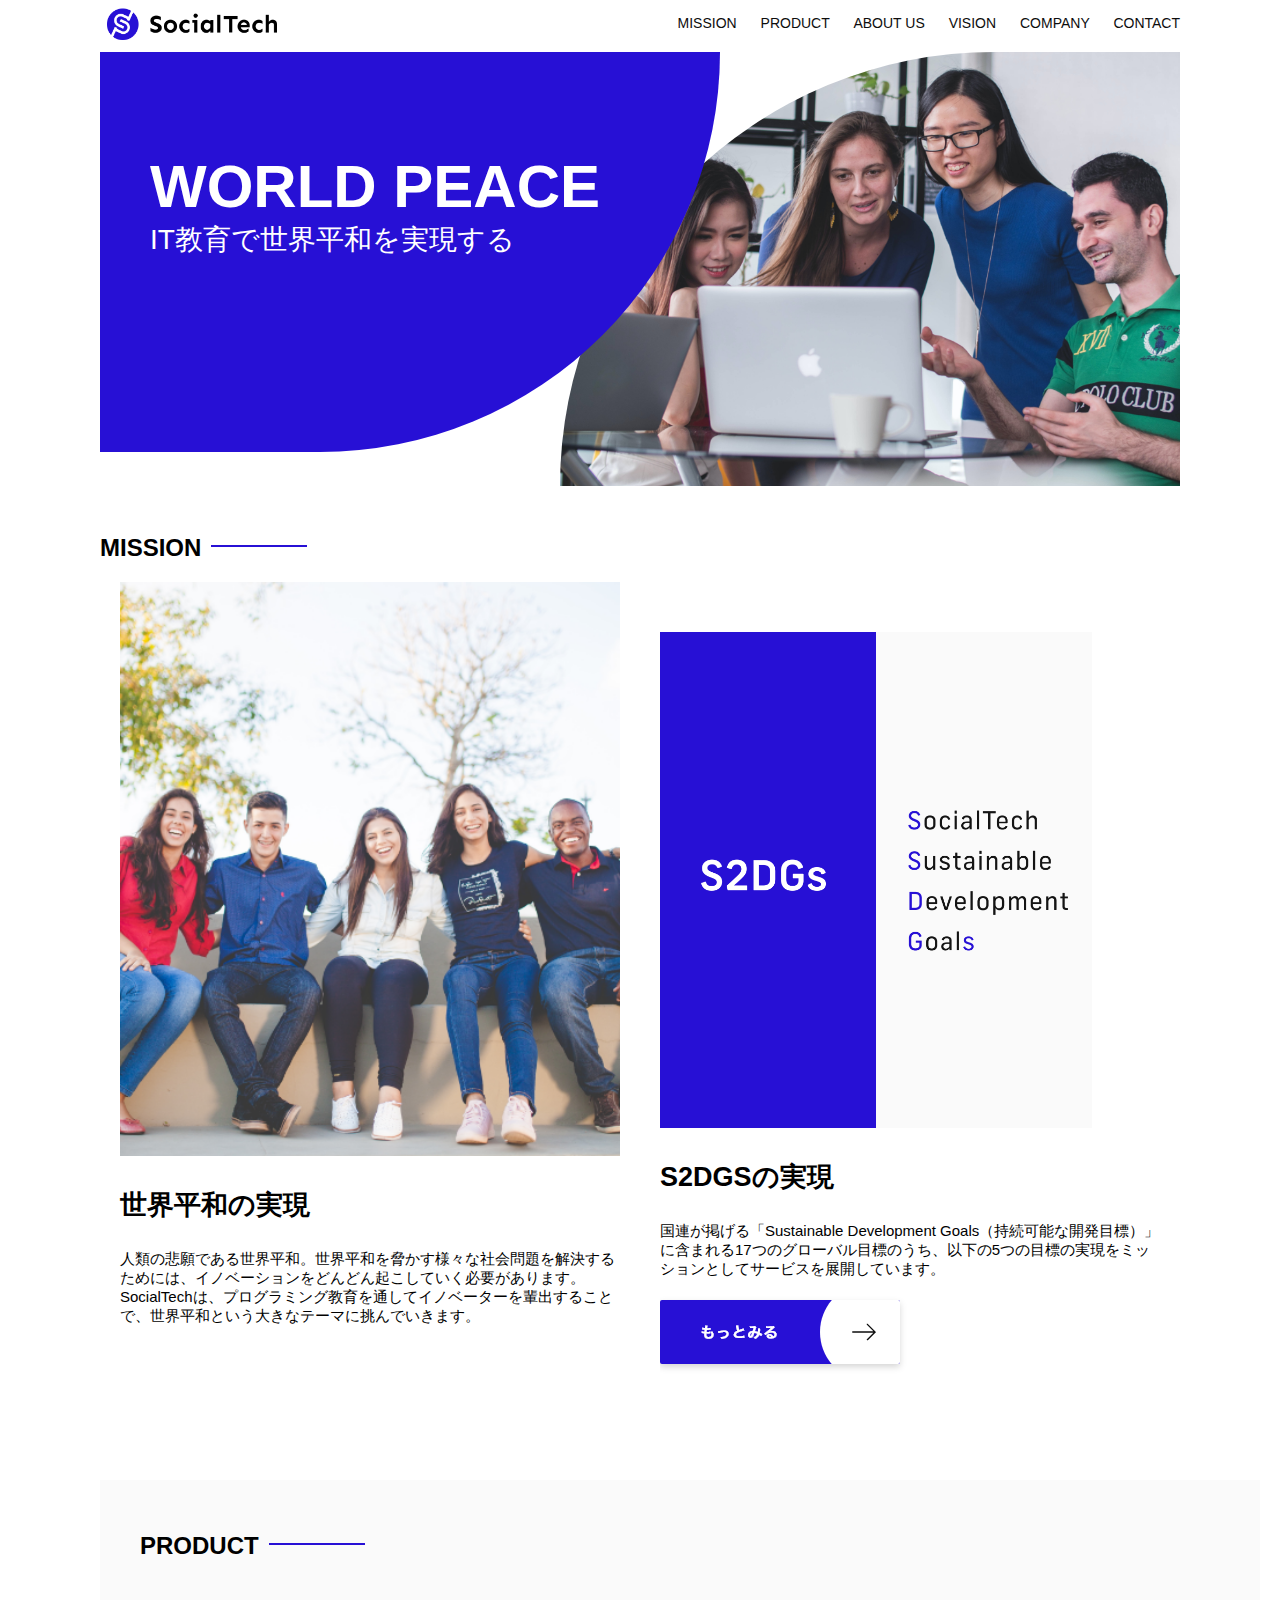
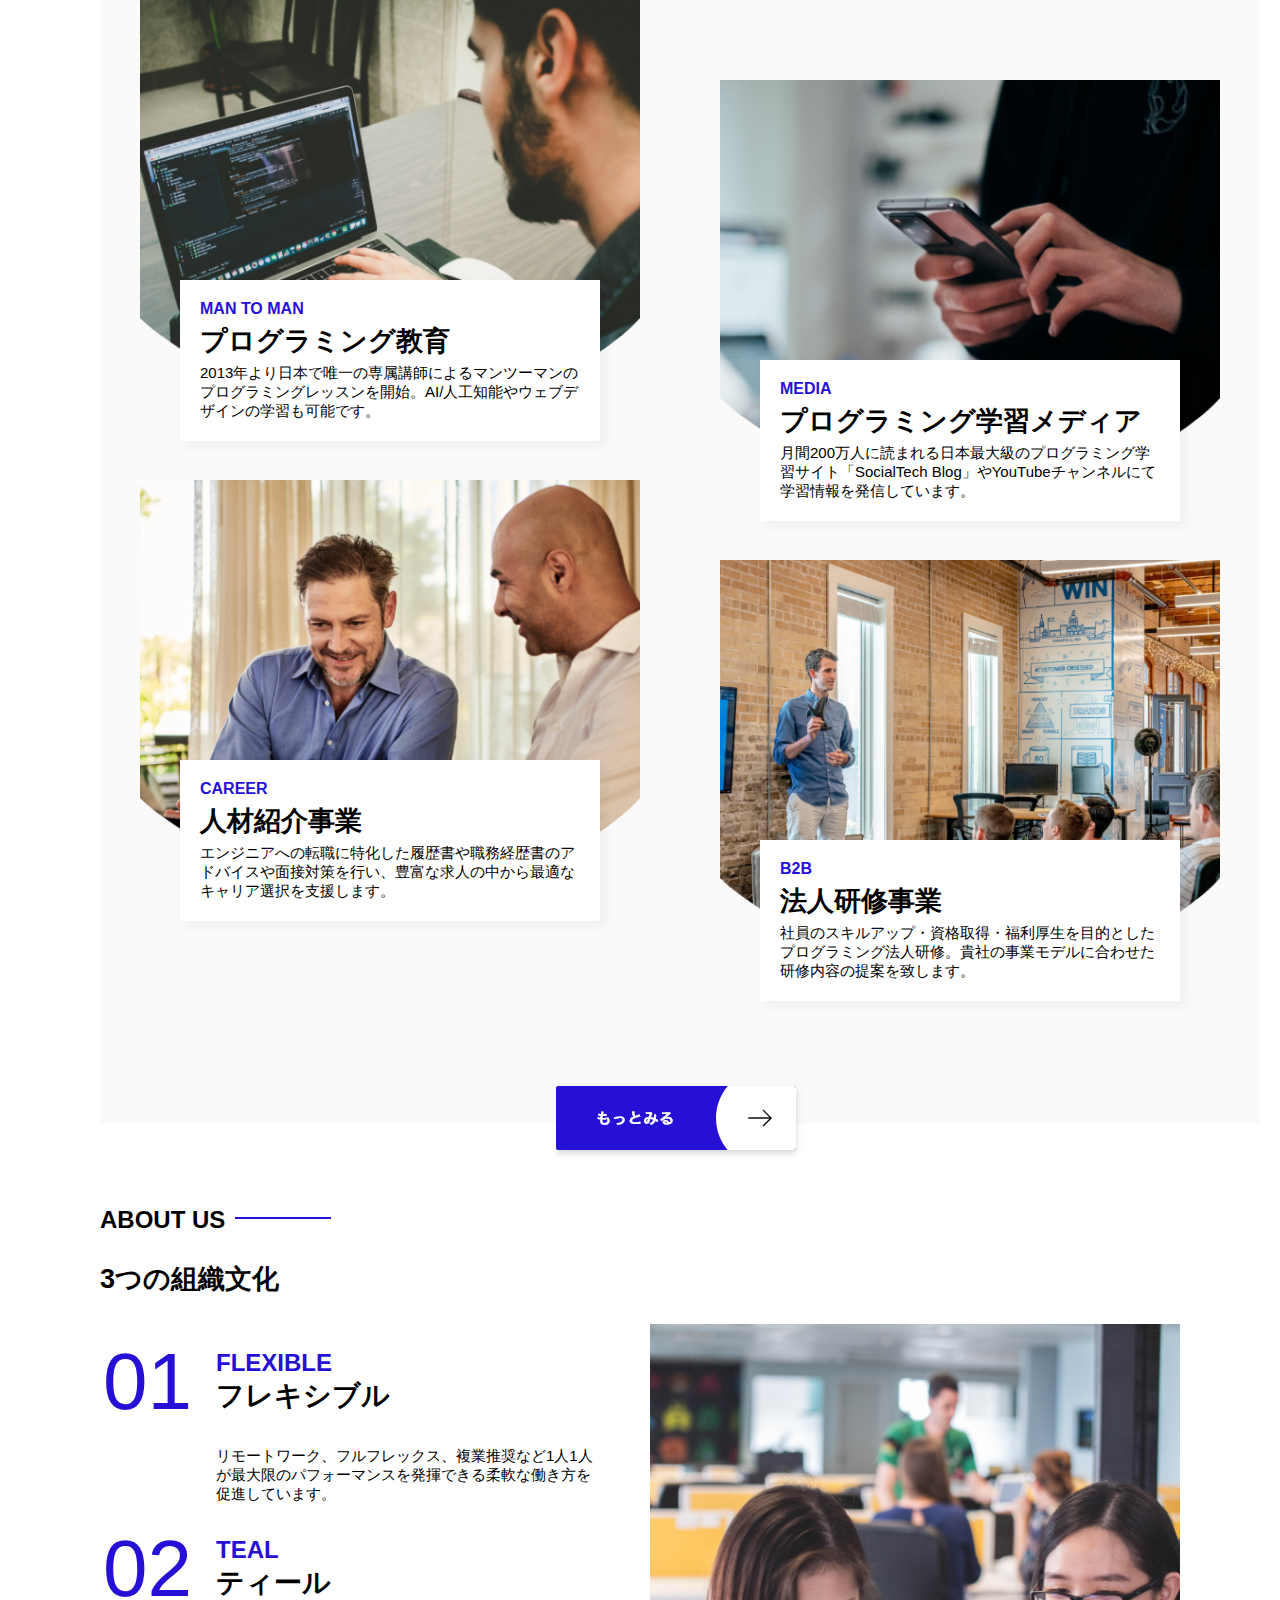
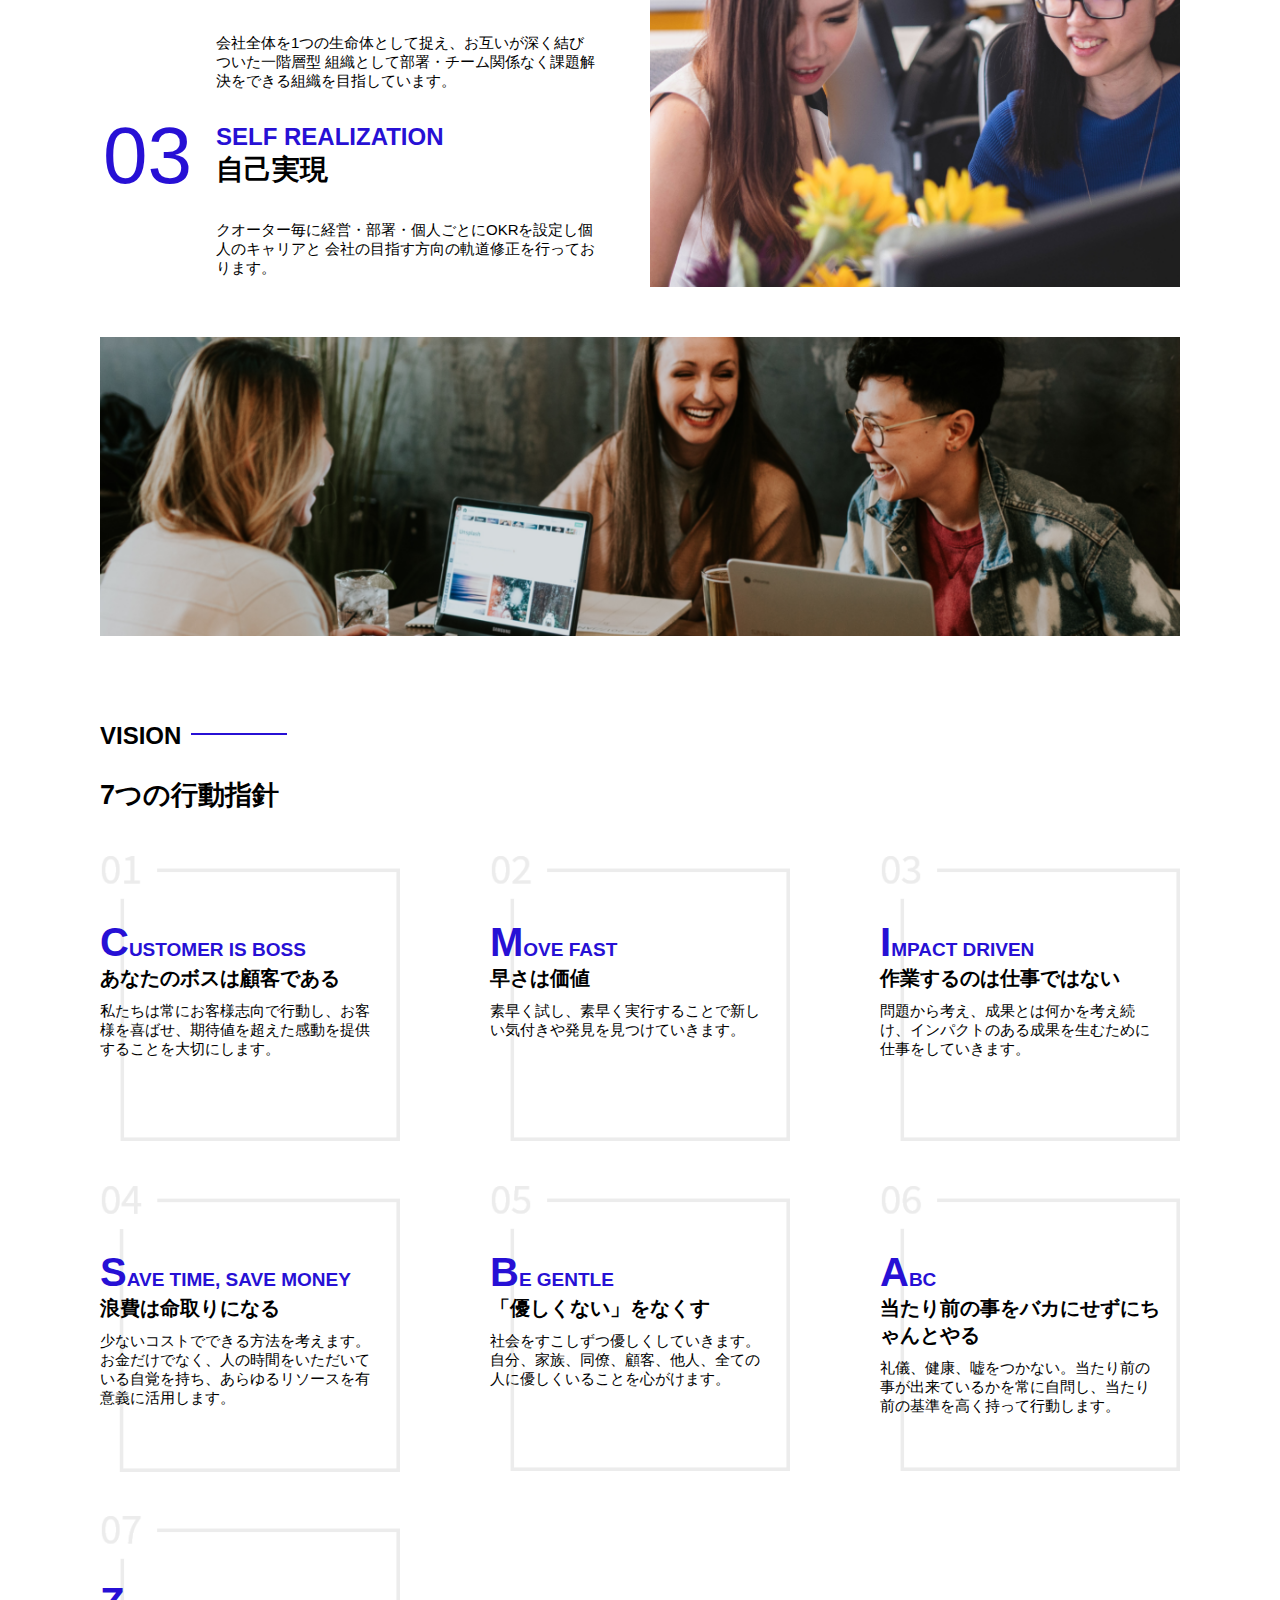
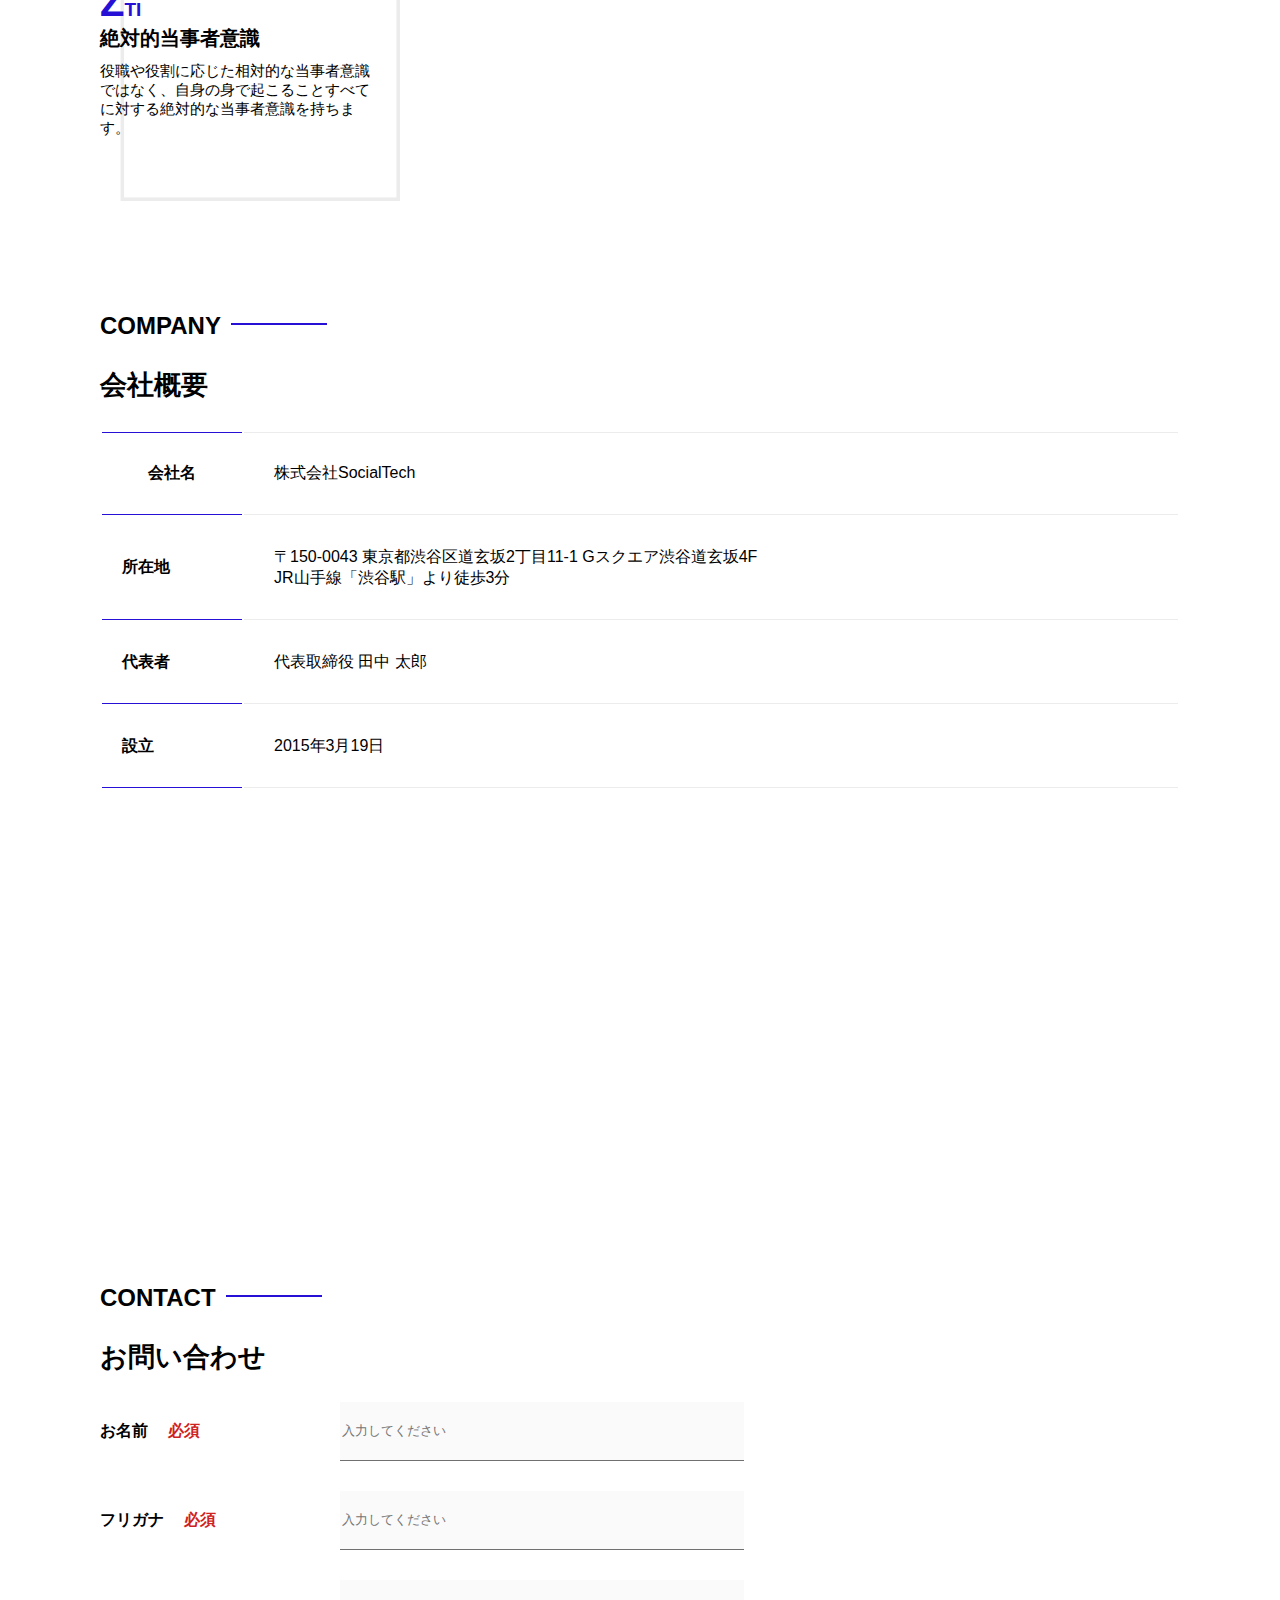
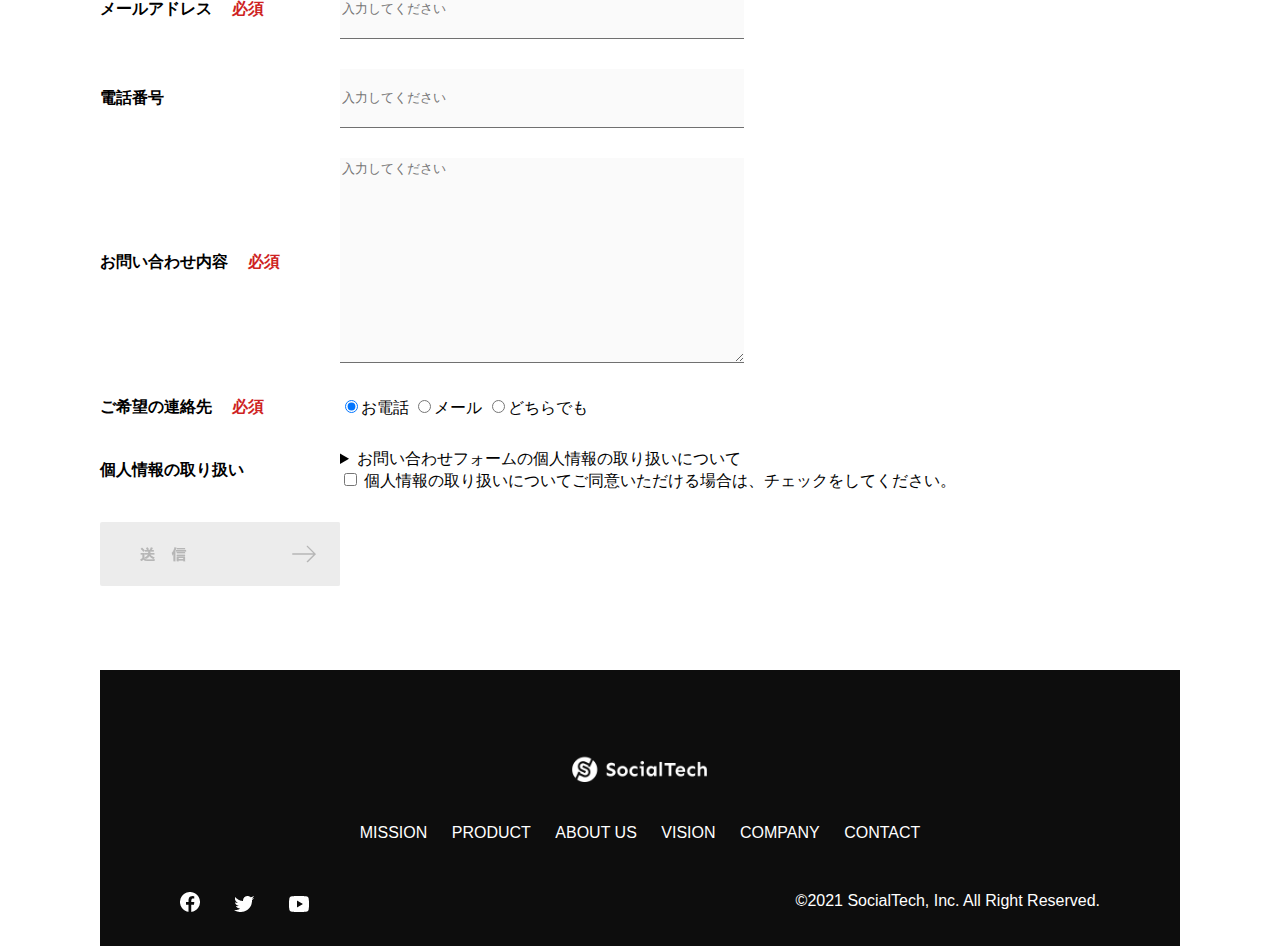
<file: index.html>
<!DOCTYPE html>
<html>
  <head>
    <title>SocialTech</title>
    <meta charset="utf-8">
    <meta name="description" content="SocialTechはEdTech業界のリーディングカンパニーを目指します。">
    <!-- viewport -->
    <meta name="viewport" content="width=device-width, initial-scale=1.0">
    <!-- OGP -->
    <meta name="twitter:card" content="summary_large_image" />
    <meta name="twitter:site" content="@Hope45284665" />
    <meta property="og:url" content="https://danapon.github.io/SocialTech/" />
    <meta property="og:title" content="SocialTech" />
    <meta property="og:description" content="SocialTechはEdTech業界のリーディングカンパニーを目指します。" />
    <meta property="og:image" content="https://danapon.github.io/SocialTech/images/menu.png" />
    <link rel="stylesheet" href="style.css">
  </head>
  <body>
    <!-- ヘッダー -->
    <header>
      <!-- ロゴ -->
      <a href="index.html" id="logo"><img src="images/logo.png" alt="トップページに戻る"></a>
      
        <!-- PC用ナビゲーション -->
        <nav id="nav-pc">
          <a href="mission.html">MISSION</a>
          <a href="product.html">PRODUCT</a>
          <a href="index.html#aboutus">ABOUT US</a>
          <a href="index.html#vision">VISION</a>
          <a href="index.html#company">COMPANY</a>
          <a href="index.html#contact">CONTACT</a>
        </nav>
         <!-- スマホ用メニューボタン -->
         <img id="menu-sp" src="images/button-menu.png" alt="ナビゲーションを開く" onclick="document.getElementById('nav-sp').style.display = 'block' ">
        
          <!-- スマホ用ナビゲーション　-->
          <nav id="nav-sp">
            <img id="close" src="images/button-close.png" alt="ナビゲーションを閉じる" onclick="document.getElementById('nav-sp').style.display = 'none' ">
            <a id="logo-sp" href="index.html" onclick="document.getElementById('nav-sp').style.display = 'none' "><img
              src="images/logo-sp.png" alt="トップページに戻る"></a>
            <a class="menu" href="mission.html" onclick="document.getElementById('nav-sp').style.display = 'none' ">MISSION</a>
            <a class="menu" href="product.html" onclick="document.getElementById('nav-sp').style.display = 'none' ">PRODUCT</a>
            <a class="menu" href="index.html#aboutus" onclick="document.getElementById('nav-sp').style.display = 'none' ">ABOUT
              US</a>
            <a class="menu" href="index.html#vision"
                onclick="document.getElementById('nav-sp').style.display = 'none' ">VISION</a>
            <a class="menu" href="index.html#company"
                onclick="document.getElementById('nav-sp').style.display = 'none' ">COMPANY</a>
            <a class="menu" href="index.html#contact"
                onclick="document.getElementById('nav-sp').style.display = 'none' ">CONTACT</a>
            <div id="sns">
              <a href="https://www.facebook.com/sejuku2013"><img src="images/button-facebook.png" alt="Facebookのリンク"></a>
              <a href="https://twitter.com/samuraijuku"><img src="images/button-twitter.png" alt="Twitterのリンク"></a>
              <a href="https://www.youtube.com/channel/UCCFOQO5aDK0xXam4cUQXT8g"><img src="images/button-youtube.png" alt="YouTubeのリンク"></a>
            </div>
          </nav>
    
    </header>
    <main>
      <article>
        <!-- メインビジュアル -->
        <section id="main-visual">
          <div id="main-message">
            <h1>WORLD PEACE</h1>
            <p>IT教育で世界平和を実現する</p>
          </div>
          <img src="images/index/index-main.png" alt="PCの周りに集まる多国籍の仲間たち">
        </section>
        <!-- ミッション -->
        <section id="mission">
          <h2 class="index-h2">MISSION</h2>
          <div id="mission-flex">
            <div>
              <img id="mission-photo" src="images/index/index-mission.png" alt="屋外のベンチで写真を撮影する多国籍の仲間たち"> 
              <h3>世界平和の実現</h3>
              <p>
                人類の悲願である世界平和。世界平和を脅かす様々な社会問題を解決するためには、イノベーションをどんどん起こしていく必要があります。SocialTechは、プログラミング教育を通してイノベーターを輩出することで、世界平和という大きなテーマに挑んでいきます。
              </p>
            </div>
            <div>
              <img id="s2dgs" src="images/index/s2dgs.png" alt="S2DGS">
              <h3>S2DGSの実現</h3>
              <p>国連が掲げる「Sustainable Development Goals（持続可能な開発目標）」に含まれる17つのグローバル目標のうち、以下の5つの目標の実現をミッションとしてサービスを展開しています。</p>
              <a href="mission.html">
                <img src="images/button-more.png" alt="もっとみる">
              </a>
            </div>
          </div>
        </section>
        <!-- プロダクト -->
        <section id="product">
          <h2 class="index-h2">PRODUCT</h2>
          <div>
            <div id="product-left">
              <div>
              <img class="product-photo" src="images/index/index-mantoman.png" alt="PCでコードを書く男性">
              <div class="product-explain">
                <span>MAN TO MAN</span>
                <h3>プログラミング教育</h3>
                <p>2013年より日本で唯一の専属講師によるマンツーマンのプログラミングレッスンを開始。AI/人工知能やウェブデザインの学習も可能です。</p>
              </div>
              </div>
              <div>
                <img class="product-photo" src="images/index/index-career.png" alt="笑顔で話し合う2人の男性">
                <div class="product-explain">
                  <span>CAREER</span>
                  <h3>人材紹介事業</h3>
                  <p>エンジニアへの転職に特化した履歴書や職務経歴書のアドバイスや面接対策を行い、豊富な求人の中から最適なキャリア選択を支援します。</p>
                </div>
              </div>
            </div>
            <div id="product-right">
              <div>
                <img class="product-photo" src="images/index/index-media.png" alt="スマートフォンを操作する人">
                <div class="product-explain">
                  <span>MEDIA</span>
                  <h3>プログラミング学習メディア</h3>
                  <p>月間200万人に読まれる日本最大級のプログラミング学習サイト「SocialTech Blog」やYouTubeチャンネルにて学習情報を発信しています。</p>
                </div>
              </div>
              <div>
                <img class="product-photo" src="images/index/index-b2b.png" alt="講演中の男性とそれを聴く人々">
                <div class="product-explain">
                  <span>B2B</span>
                  <h3>法人研修事業</h3>
                  <p>社員のスキルアップ・資格取得・福利厚生を目的としたプログラミング法人研修。貴社の事業モデルに合わせた研修内容の提案を致します。</p>
                </div>
              </div>
            </div>
          </div>
          <div>
              <a id="product-more" href="product.html">
                <img src="images/button-more.png" alt="もっとみる">
              </a>           
          </div>
        </section>
        <!-- ABOUT US -->
        <section id="aboutus">
          <h2 class="index-h2">ABOUT US</h2>
          <h3>3つの組織文化</h3>
          <div>
            <table class="culture-table">
              <tr>
                <td>
                  <span class="culture-num">01</span>
                </td>
                <td>
                  <span class="culture-en">FLEXIBLE</span>
                  <span class="culture-jp">フレキシブル</span>
                </td>
              </tr>
              <tr>
                <td>
                  <!-- 空のセル -->
                </td>
                <td>
                  <p class="culture-description">
                    リモートワーク、フルフレックス、複業推奨など1人1人が最大限のパフォーマンスを発揮できる柔軟な働き方を促進しています。
                  </p>
                </td>
              </tr>
              <tr>
                <td>
                  <span class="culture-num">02</span>
                </td>
                <td>
                  <span class="culture-en">TEAL</span>
                  <span class="culture-jp">ティール</span>
                </td>
              </tr>
              <tr>
                <td>
                  <!-- 空のセル -->
                </td>
                <td>
                  <p class="culture-description">
                    会社全体を1つの生命体として捉え、お互いが深く結びついた一階層型
                   組織として部署・チーム関係なく課題解決をできる組織を目指しています。
                  </p>
                </td>
              </tr>
              <tr>
                <td>
                  <span class="culture-num">03</span>
                </td>
                <td>
                  <span class="culture-en">SELF REALIZATION</span>
                  <span class="culture-jp">自己実現</span>
                </td>
              </tr>
              <tr>
                <td>
                  <!-- 空のセル -->
                </td>
                <td>
                  <p class="culture-description">
                    クオーター毎に経営・部署・個人ごとにOKRを設定し個人のキャリアと
                   会社の目指す方向の軌道修正を行っております。
                  </p>
                </td>
              </tr>
            </table>
            <img class="culture-img" src="images/index/index-aboutus1.png" alt="笑顔で話し合う2人の女性">
          </div>
          <img class="culture-img2" src="images/index/index-aboutus2.png" alt="笑顔で話し合う3人の男女">
        </section>
        <!-- VISION -->
        <section id="vision">
          <h2 class="index-h2">VISION</h2>
          <h3>7つの行動指針</h3>
          <div>
            <div class="vision-box">
              <img src="images/index/vision-01.png" alt="01">
              <span>
                <h4>CUSTOMER IS BOSS</h4>
                <h5>あなたのボスは顧客である</h5>
                <p>私たちは常にお客様志向で行動し、お客様を喜ばせ、期待値を超えた感動を提供することを大切にします。</p>
              </span>
            </div>
            <div class="vision-box">
              <img src="images/index/vision-02.png" alt="02">
              <span>
                <h4>MOVE FAST</h4>
                <h5>早さは価値</h5>
                <p>素早く試し、素早く実行することで新しい気付きや発見を見つけていきます。</p>
              </span>
            </div>
            <div class="vision-box">
              <img src="images/index/vision-03.png" alt="03">
              <span>
                <h4>IMPACT DRIVEN</h4>
                <h5>作業するのは仕事ではない</h5>
                <p>問題から考え、成果とは何かを考え続け、インパクトのある成果を生むために仕事をしていきます。</p>
              </span>
            </div>
            <div class="vision-box">
              <img src="images/index/vision-04.png" alt="04">
              <span>
                <h4>SAVE TIME, SAVE MONEY</h4>
                <h5>浪費は命取りになる</h5>
                <p>少ないコストでできる方法を考えます。お金だけでなく、人の時間をいただいている自覚を持ち、あらゆるリソースを有意義に活用します。</p>
              </span>
            </div>
            <div class="vision-box">
              <img src="images/index/vision-05.png" alt="05">
              <span>
                <h4>BE GENTLE</h4>
                <h5>「優しくない」をなくす</h5>
                <p>社会をすこしずつ優しくしていきます。自分、家族、同僚、顧客、他人、全ての人に優しくいることを心がけます。</p>
              </span>
            </div>
            <div class="vision-box">
              <img src="images/index/vision-06.png" alt="06">
              <span>
                <h4>ABC</h4>
                <h5>当たり前の事をバカにせずにちゃんとやる</h5>
                <p>礼儀、健康、嘘をつかない。当たり前の事が出来ているかを常に自問し、当たり前の基準を高く持って行動します。</p>
              </span>
            </div>
            <div class="vision-box">
              <img src="images/index/vision-07.png" alt="07">
              <span>
                <h4>ZTI</h4>
                <h5>絶対的当事者意識</h5>
                <p>役職や役割に応じた相対的な当事者意識ではなく、自身の身で起こることすべてに対する絶対的な当事者意識を持ちます。</p>
              </span>
            </div>            
          </div>
        </section>
        <section id="company">
          <h2 class="index-h2">COMPANY</h2>
          <h3>会社概要</h3>
          <table id="company-table">
            <tr>
              <th class="tableheader-first">会社名</th>
              <td class="cell-first">株式会社SocialTech</td>
            </tr>
            <tr>
              <th class="tableheader">所在地</th>
              <td class="cell">〒150-0043 東京都渋谷区道玄坂2丁目11-1 Gスクエア渋谷道玄坂4F<br>JR山手線「渋谷駅」より徒歩3分</td>
            </tr>
            <tr>
              <th class="tableheader">代表者</th>
              <td class="cell">代表取締役 田中 太郎</td>
            </tr>
            <tr>
              <th class="tableheader">設立</td>
              <td class="cell">2015年3月19日</td>
            </tr>
          </table>
          <iframe
          src="https://www.google.com/maps/embed?pb=!1m18!1m12!1m3!1d3241.7759544851997!2d139.69400201443656!3d35.65789123886072!2m3!1f0!2f0!3f0!3m2!1i1024!2i768!4f13.1!3m3!1m2!1s0x60188b55ffeee63f%3A0x73330361de4fb84f!2z44CSMTUwLTAwNDMg5p2x5Lqs6YO95riL6LC35Yy66YGT546E5Z2C77yS5LiB55uu77yR77yR4oiSMSBHIDRm!5e0!3m2!1sja!2sjp!4v1666178501994!5m2!1sja!2sjp"
          style="border:0;" allowfullscreen="" loading="lazy">
        </iframe>
        </section>
        <section id="contact">
          <h2 class="index-h2">CONTACT</h2>
          <h3>お問い合わせ</h3>
          <!-- STATIC FORMSのフォームタグ -->
          <form action="https://api.staticforms.xyz/submit" method="post">
              <input type="text" name="honeypot" style="display:none">
              <!-- STATIC FORMSのアクセスキー -->
              <input type="hidden" name="accessKey" value="e2e05831-d528-483b-9a9e-04119a8825ba">
              <!--メールのタイトル-->
              <input type="hidden" name="subject" value="お問い合わせフォーム" />
              <!--送信先のメールアドレスをvalueに設定する-->
              <input type="hidden" name="replyTo" value="apolia306@gmail.com">
              <!--redirectToのURLは公開後のURLへリンクする-->
              <input type="hidden" name="redirectTo" value="">
            <div>
              <div class="contact-heading">
                <label class="contact-label">お名前<span class="contact-span">必須</span></label>
              </div>
              <div class="contact-form">
                <input type="text" name="name" placeholder="入力してください" class="contact-textbox">
              </div>
            </div>
            <div>
              <div class="contact-heading">
                <lable class="contact-label">フリガナ<span class="contact-span">必須</span></lable>
              </div>
              <div class="contact-form">
                <input type="text" name="hurigana" placeholder="入力してください" class="contact-textbox">
              </div>
            </div>
            <div>
              <div class="contact-heading">
                <lable class="contact-label">メールアドレス<span class="contact-span">必須</span></lable>
              </div>
              <div class="contact-form">
                <input type="text" name="email" placeholder="入力してください" class="contact-textbox">
              </div>
            </div>
            <div>
              <div class="contact-heading">
                <label class="contact-label">電話番号</label>
              </div>
              <div>
                <input type="text" name="tel" placeholder="入力してください" class="contact-textbox">
              </div>
            </div>
            <div>
              <div class="contact-heading">
                <label class="contact-label">お問い合わせ内容<span class="contact-span">必須</span></label>
              </div>
              <div>
                <textarea class="contact-textarea" placeholder="入力してください" name="message"></textarea>
              </div>
            </div>
            <div>
              <div class="contact-heading">
                <label class="contact-label">ご希望の連絡先<span class="contact-span">必須</span></label>
              </div>
              <div>
                <input class="radiobutton" type="radio" value="tel" name="contact" checked><label>お電話</label>
                <input class="radiobutton" type="radio" value="mail" name="contact"><label>メール</label>
                <input class="radiobutton" type="radio" value="both" name="contact"><label>どちらでも</label>
              </div>
            </div>
            <div>
              <div class="contact-heading">
                <label class="contact-label">個人情報の取り扱い</label>
              </div>
              <div>
                <details>
                  <summary>お問い合わせフォームの個人情報の取り扱いについて</summary>
                  <div>
                    <span>１．組織の名称又は氏名</span><br>
                    株式会社SocialTech<br><br>
                    <span>２．個人情報保護管理者（若しくはその代理人）の氏名又は職名、所属及び連絡先
                      鈴木 一郎 コーポレート部</span><br>
                      メールアドレス：support@socialtech.net<br>
                      TEL：03-xxxx-xxxx<br>
                      <span>３．個人情報の利用目的</span><br>
                      ・本サービス及び本サービスに関連する情報の提供又はそれらに関する連絡のため<br>
                      ・ユーザーの本人確認のため<br>
                      ・当社サービスのご案内のため<br>
                      ・当社の商品等の広告または宣伝（電子メールによるものを含むものとします。）<br><br>
                      <span>４．個人情報の取り扱い業務の委託</span><br>
                      個人情報の取扱業務の全部または一部を外部に業務委託する場合があります。<br>
                      その際、弊社は、個人情報を適切に保護できる管理体制を敷き実行していることを条件として<br>
                      委託先を厳選したうえで、機密保持契約を委託先と締結し、お客様の個人情報を厳密に管理させます。<br><br>
                      <span>５．個人情報の開示等の請求</span>
                      お客様は、弊社に対してご自身の個人情報の開示等（利用目的の通知、開示、内容の訂正・追加・削除、利用の停止または消去、第三者への提供の停止）に関して、当社問合わせ窓口に申し出ることができます。<br>
                      その際、弊社はお客様ご本人を確認させていただいたうえで、合理的な期間内に対応いたします。<br><br>
                      なお、個人情報に関する弊社問合わせ先は、次の通りです。<br><br>
                      株式会社SocialTech　個人情報問合せ窓口<br>
                      〒150-0043　東京都渋谷区道玄坂2丁目11-1 Ｇスクエア渋谷道玄坂 4F<br>
                      メールアドレス：support@socialtech.net　TEL：03-xxxx-xxxx<br><br>
                      <span>６．個人情報を提供されることの任意性について</span><br><br>
                      お客様がご自身の個人情報を弊社に提供されるか否かは、お客様のご判断によりますが、もしご提供されない場合には、適切なサービスが提供できない場合がありますので予めご了承ください。
                  </div>
                </details>
                <input type="checkbox" name="agree">
                <span>個人情報の取り扱いについてご同意いただける場合は、チェックをしてください。</span>
              </div>
            </div>
              <input type="image" value="submit" src="images/button-submit.png" alt="送信する">
          </form>
        </section>
      </article>
      <footer>
        <div id="footer-logo">
          <img src="images/logo-sp.png" alt="SocialTech">
        </div>
        <div id="footer-link">
          <a href="mission.html">MISSION</a>
          <a href="product.html">PRODUCT</a>
          <a href="index.html#aboutus">ABOUT US</a>
          <a href="index.html#vision">VISION</a>
          <a href="index.html#company">COMPANY</a>
          <a href="index.html#contact">CONTACT</a>
        </div>
        <div id="sns-footer">
          <a href="https://www.facebook.com/sejuku2013"><img src="images/button-facebook.png" alt="Facebookのリンク"></a>
          <a href="https://twitter.com/samuraijuku"><img src="images/button-twitter.png" alt="Twitterのリンク"></a>
          <a href="https://www.youtube.com/channel/UCCFOQO5aDK0xXam4cUQXT8g"><img src="images/button-youtube.png" alt="YouTubeのリンク"></a>
            <span id="copyright">&copy;2021 SocialTech, Inc. All Right Reserved.</span>
        </div>
      </footer>
    </main>
  </body>
</html>
</file>
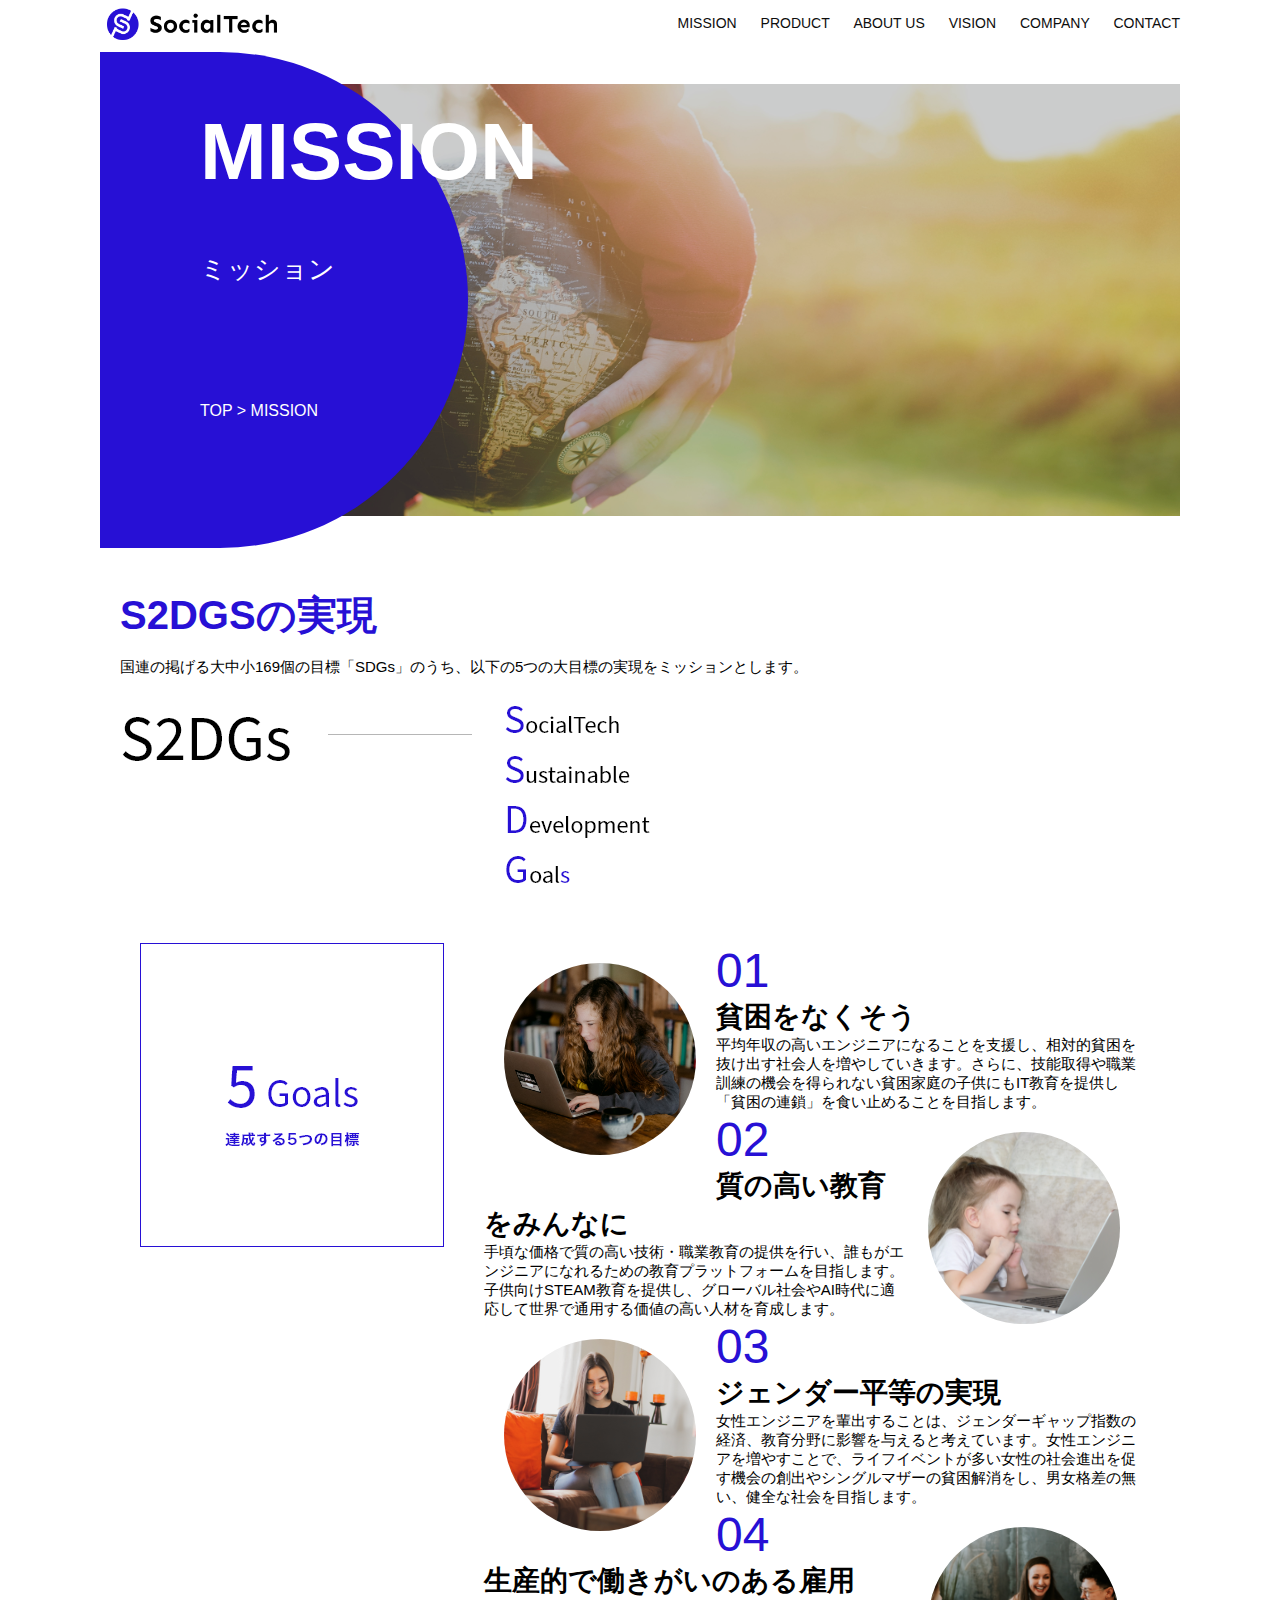
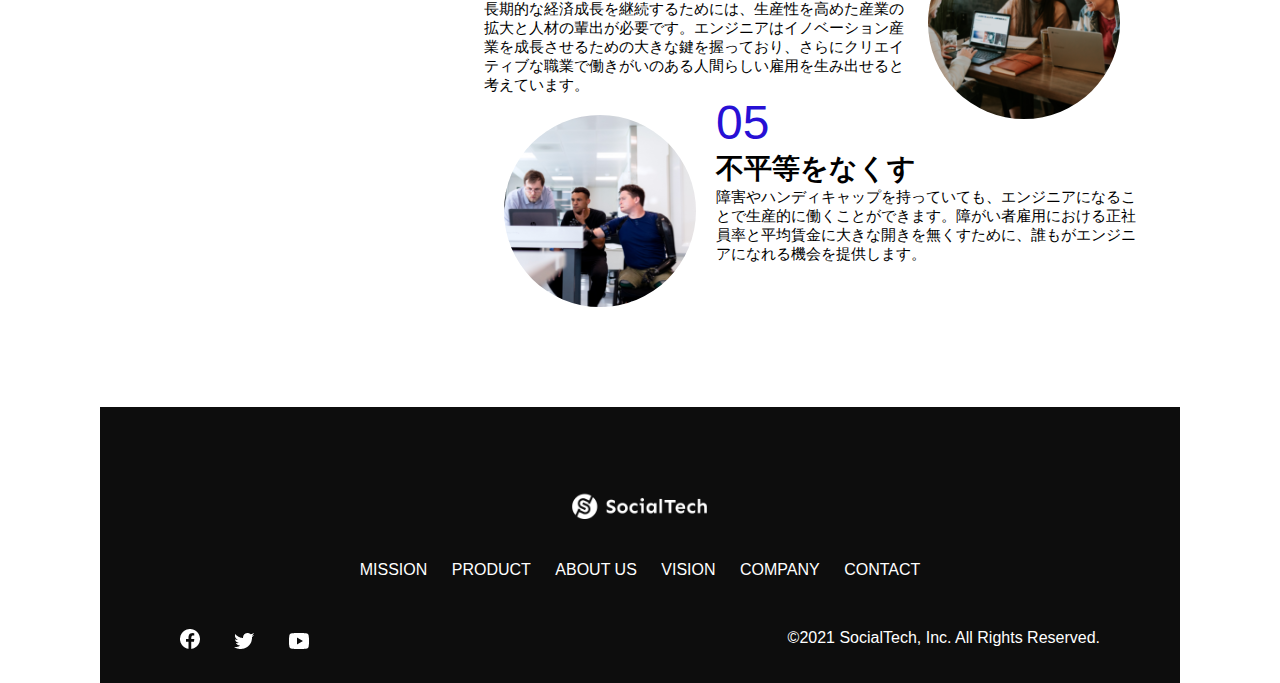
<file: mission.html>
<!DOCTYPE html>
<html>
  <head>
    <title>SocialTech - MISSION ミッション -</title>
    <meta charset="utf-8">
    <meta name="description" content="SocialTechが目指す5つの目標（S2DGs）を紹介します">
    <meta name="viewport" content="width=device-width, initial-scale=1.0"> 
    <link rel="stylesheet" href="style.css">
  </head>

  <body>
    <!-- ヘッダー -->
    <header>
      <!-- ロゴ -->
      <a href="index.html" id="logo"><img src="images/logo.png" alt="トップページに戻る"></a>

      <!-- PC用ナビゲーション -->
      <nav id="nav-pc">
        <a href="mission.html">MISSION</a>
        <a href="product.html">PRODUCT</a>
        <a href="index.html#aboutus">ABOUT US</a>
        <a href="index.html#vision">VISION</a>
        <a href="index.html#company">COMPANY</a>
        <a href="index.html#contact">CONTACT</a>
      </nav>

      <!-- スマホ用メニューボタン -->
      <img id="menu-sp" src="images/button-menu.png" alt="ナビゲーションを開く" onclick="document.getElementById('nav-sp').style.display = 'block' ">

      <!-- スマホ用ナビゲーション -->
      <nav id="nav-sp">
        <img id="close" src="images/button-close.png" alt="ナビゲーションを閉じる" onclick="document.getElementById('nav-sp').style.display = 'none' ">
        <a id="logo-sp" href="index.html" onclick="document.getElementById('nav-sp').style.display = 'none "><img
            src="images/logo-sp.png" alt="トップページに戻る"></a>
        <a class="menu" href="mission.html" onclick="document.getElementById('nav-sp').style.display = 'none'">MISSION</a>
        <a class="menu" href="product.html" onclick="document.getElementById('nav-sp').style.display = 'none'">PRODUCT</a>
        <a class="menu" href="index.html#aboutus" onclick="document.getElementById('nav-sp').style.display = 'none'">ABOUT
          US</a>
        <a class="menu" href="index.html#vision"
          onclick="document.getElementById('nav-sp').style.display = 'none'">VISION</a>
        <a class="menu" href="index.html#company"
          onclick="document.getElementById('nav-sp').style.display = 'none'">COMPANY</a>
        <a class="menu" href="index.html#contact"
          onclick="document.getElementById('nav-sp').style.display = 'none'">CONTACT</a>
         <div id="sns">
          <a href="https://www.facebook.com/sejuku2013"><img src="images/button-facebook.png" alt="Facebookのリンク"></a>
          <a href="https://twitter.com/samuraijuku"><img src="images/button-twitter.png" alt="Twitterのリンク"></a>
          <a href="https://www.youtube.com/channel/UCCFOQO5aDK0xXam4cUQXT8g"><img src="images/button-youtube.png" alt="YouTubeのリンク"></a>
         </div> 
      </nav>
    </header>
    <main>
      <article>
        <section id="mission-main">
          <div id="mission-title">
            <h1>MISSION</h1>
            <span>ミッション</span>
            <div>TOP > MISSION</div>
          </div>
        </section>
        <section id="mission-s2dgs">
          <h2 class="mission-h2">S2DGSの実現</h2>
          <p>国連の掲げる大中小169個の目標「SDGs」のうち、以下の5つの大目標の実現をミッションとします。</p>
          <img src="images/mission/mission-s2dgs.png" alt="S2DGs">
        </section>
        <section id="mission-5goals">
          <div>
            <img id="s2dgs-image" src="images/mission/mission-5goals.png" alt="5Goals">
          </div>
          <div>
            <div>
              <img class="fivegoals-image-left" src="images/mission/mission-5goals01.png" alt="PCを操作する女の子">
              <span class="fivegoals-number">01</span>
              <h3 class="fivegoals-h3">貧困をなくそう</h3>
              <p class="fivegoals-p">
                平均年収の高いエンジニアになることを支援し、相対的貧困を抜け出す社会人を増やしていきます。さらに、技能取得や職業訓練の機会を得られない貧困家庭の子供にもIT教育を提供し「貧困の連鎖」を食い止めることを目指します。
              </p>
            </div>

            <div>
              <img class="fivegoals-image-right" src="images/mission/mission-5goals02.png" alt="PCを見つめる小さい女の子">
              <span class="fivegoals-number">02</span>
              <h3 class="fivegoals-h3">質の高い教育をみんなに</h3>
              <p class="fivegoals-p">
                手頃な価格で質の高い技術・職業教育の提供を行い、誰もがエンジニアになれるための教育プラットフォームを目指します。子供向けSTEAM教育を提供し、グローバル社会やAI時代に適応して世界で通用する価値の高い人材を育成します。
              </p>
            </div>
    
            <div>
              <img class="fivegoals-image-left" src="images/mission/mission-5goals03.png" alt="PCを操作する女性">
              <span class="fivegoals-number">03</span>
              <h3 class="fivegoals-h3">ジェンダー平等の実現</h3>
              <p class="fivegoals-p">
                女性エンジニアを輩出することは、ジェンダーギャップ指数の経済、教育分野に影響を与えると考えています。女性エンジニアを増やすことで、ライフイベントが多い女性の社会進出を促す機会の創出やシングルマザーの貧困解消をし、男女格差の無い、健全な社会を目指します。
              </p>
            </div>
    
            <div>
              <img class="fivegoals-image-right" src="images/mission/mission-5goals04.png" alt="笑顔で話し合う3人の男女">
              <span class="fivegoals-number">04</span>
              <h3 class="fivegoals-h3">生産的で働きがいのある雇用</h3>
              <p class="fivegoals-p">
                長期的な経済成長を継続するためには、生産性を高めた産業の拡大と人材の輩出が必要です。エンジニアはイノベーション産業を成長させるための大きな鍵を握っており、さらにクリエイティブな職業で働きがいのある人間らしい雇用を生み出せると考えています。
              </p>
            </div>
    
            <div>
              <img class="fivegoals-image-left" src="images/mission/mission-5goals05.png" alt="障害を持つ男性が生き生きと働く様子">
              <span class="fivegoals-number">05</span>
              <h3 class="fivegoals-h3">不平等をなくす</h3>
              <p class="fivegoals-p">
                障害やハンディキャップを持っていても、エンジニアになることで生産的に働くことができます。障がい者雇用における正社員率と平均賃金に大きな開きを無くすために、誰もがエンジニアになれる機会を提供します。
              </p>
            </div>
   
          </div>
        </section>
      </article>
      <article>
        <footer>
          <div id="footer-logo">
            <img src="images/logo-sp.png" alt="SocialTech">
          </div>
          <div id="footer-link">
            <a href="mission.html">MISSION</a>
            <a href="product.html">PRODUCT</a>
            <a href="index.html#aboutus">ABOUT US</a>
            <a href="index.html#vision">VISION</a>
            <a href="index.html#company">COMPANY</a>
            <a href="index.html#contact">CONTACT</a>
          </div>
          <div id="sns-footer">
            <a href="https://www.facebook.com/sejuku2013"><img src="images/button-facebook.png" alt="Facebookのリンク"></a>
            <a href="https://twitter.com/samuraijuku"><img src="images/button-twitter.png" alt="Twitterのリンク"></a>
            <a href="https://www.youtube.com/channel/UCCFOQO5aDK0xXam4cUQXT8g"><img src="images/button-youtube.png" alt="YouTubeのリンク"></a>
            <span id="copyright">&copy;2021 SocialTech, Inc. All Rights Reserved. </span>
          </div>
        </footer>
      </article>
    </main>
  </body>

</html>
</file>
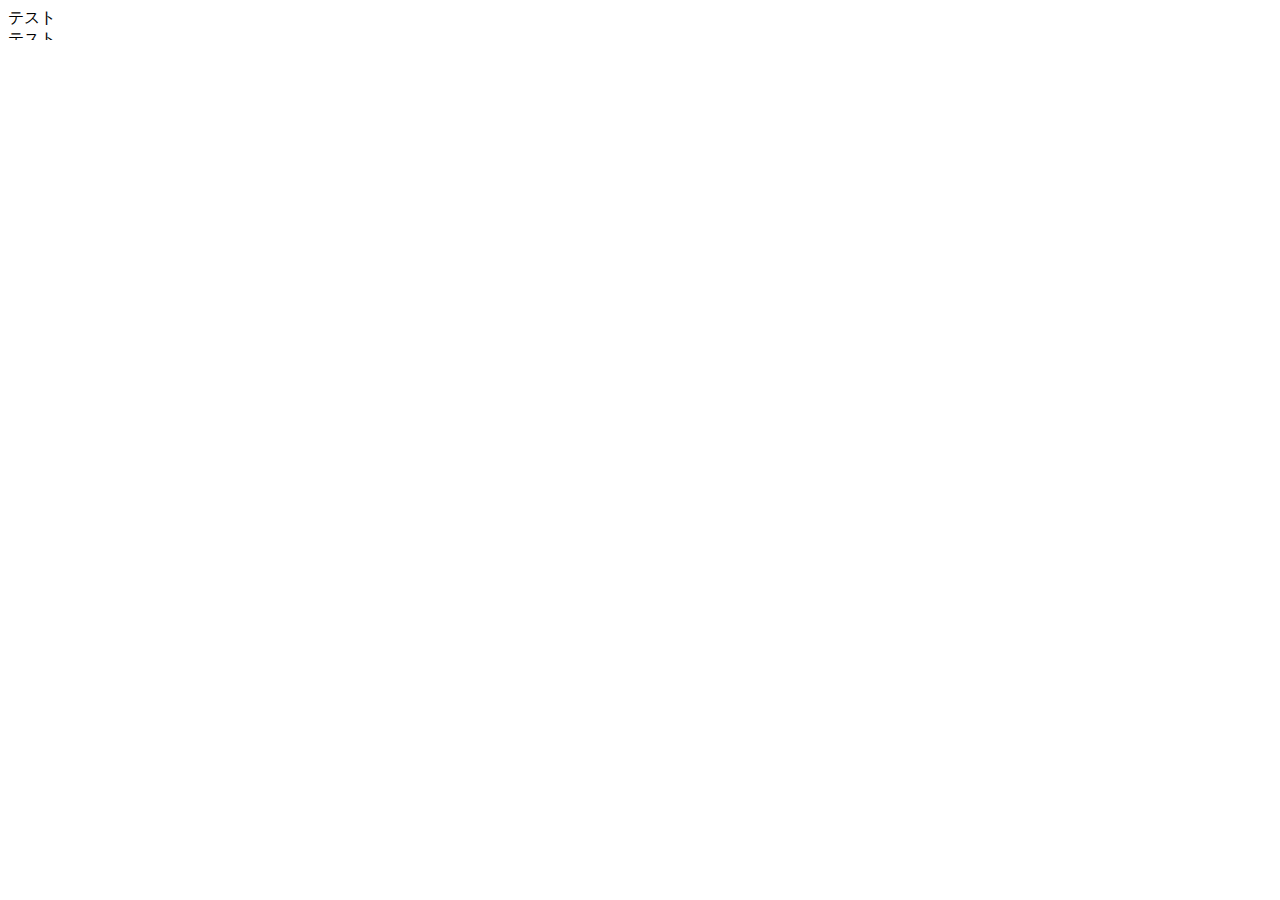
<file: overflow.html>
<!DOCTYPE html>
<html lang="ja">
<head>
    <meta charset="UTF-8">
    <meta name="viewport" content="width=device-width,initial-scale=1">
    <title>Hello World test!!</title>

</head>
<body>


    <div style="height:2rem;overflow:hidden">
        <div>テスト</div>
        <div>テスト</div>
        <div>テスト</div>
        <div>テスト</div>
        <div>テスト</div>
        <div>テスト</div>
        <div>テスト</div>
    </div>

</body>
</html>
</file>
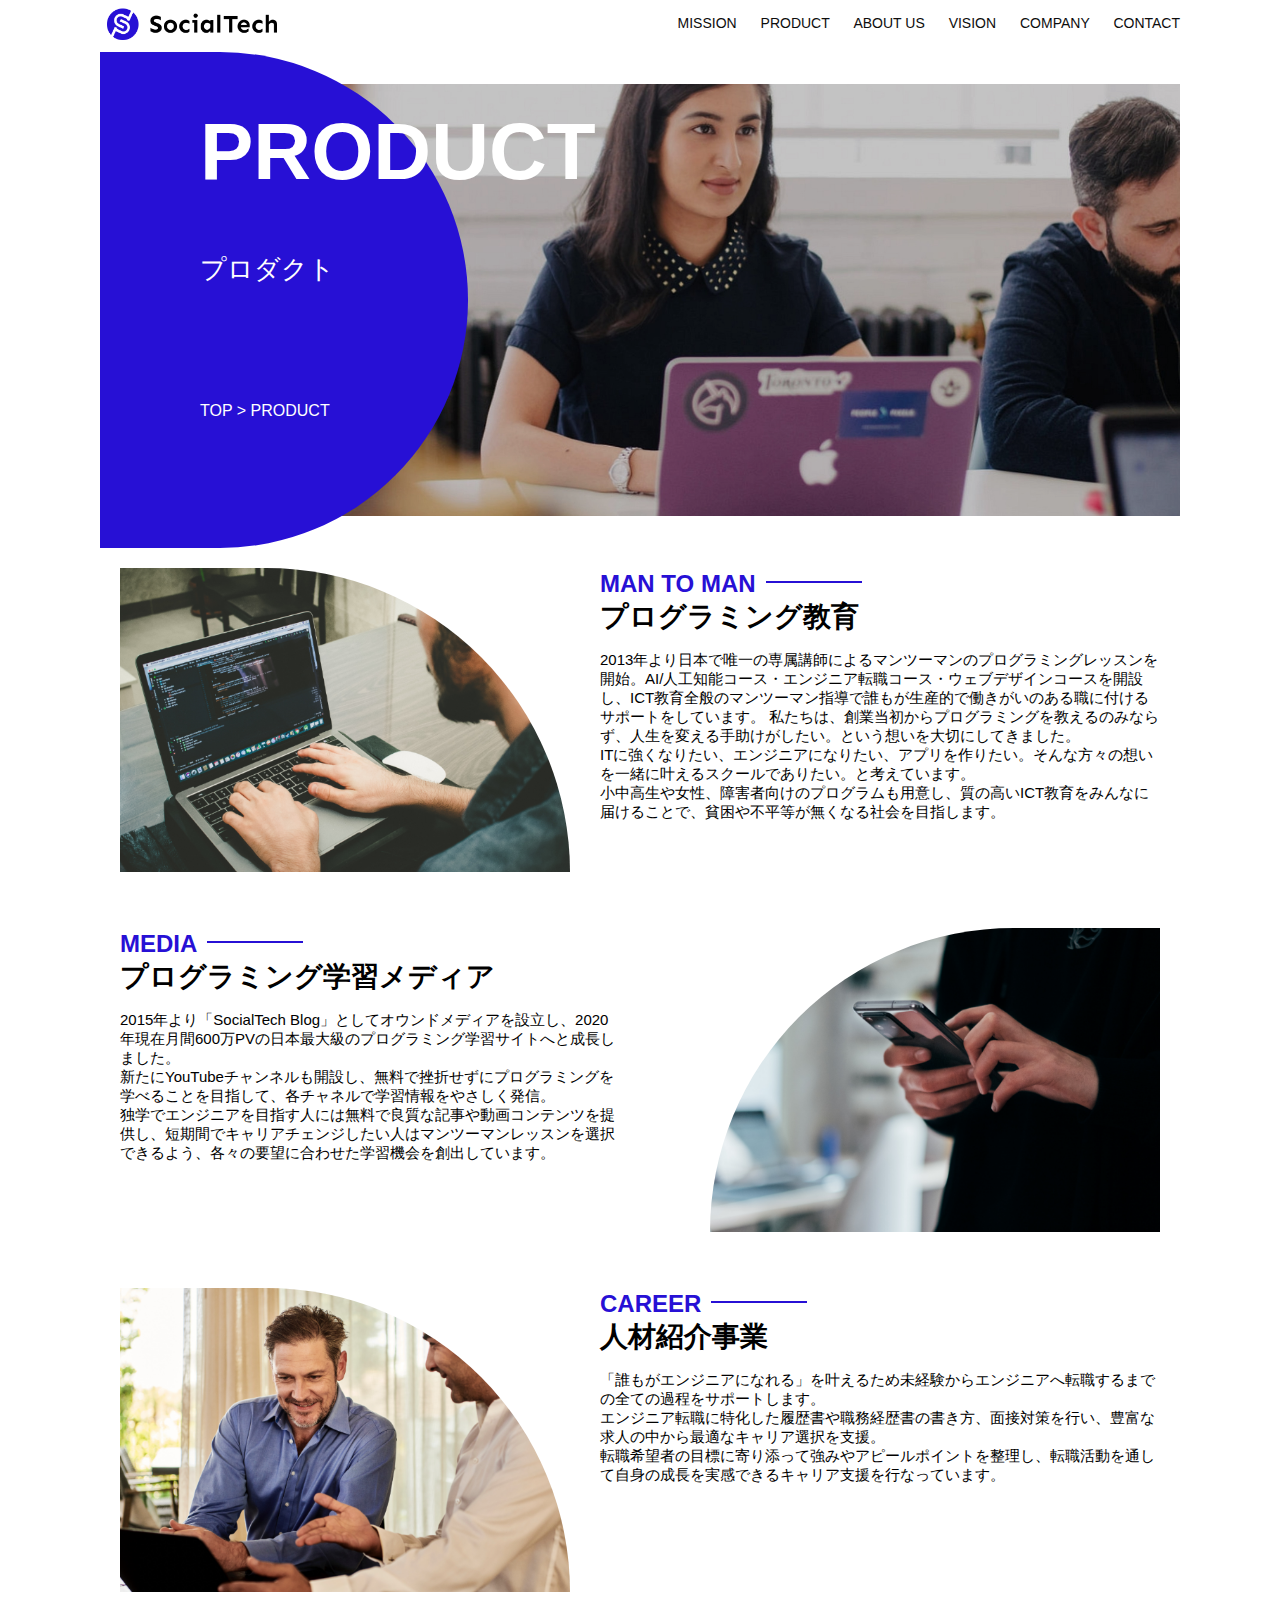
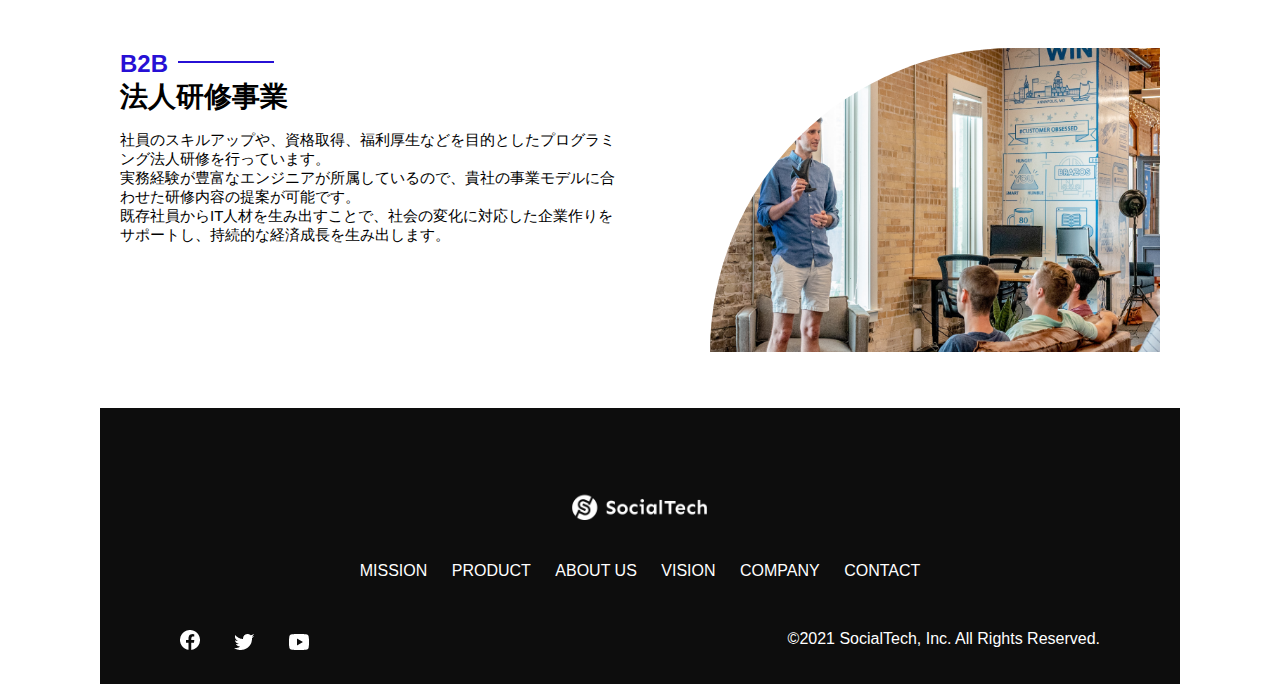
<file: product.html>
<!DOCTYPE html>
<html>
<head>
  <title>SocialTech -PRODUCT プロダクト-</title>
  <meta charset="utf-8">
  <meta name="description" content="SocialTechの4つのプロダクトを紹介します">
  <meta name="viewport" content="width=device-width, initial-scale=1.0">
  <link rel="stylesheet" href="style.css">
</head>

<body>
  <!-- ヘッダー -->
  <header>
    <!-- ロゴ -->
    <a href="index.html" id="logo"><img src="images/logo.png" alt="トップページに戻る"></a>

    <!-- PC用ナビゲーション -->
    <nav id="nav-pc">
      <a href="mission.html">MISSION</a>
      <a href="product.html">PRODUCT</a>
      <a href="index.html#aboutus">ABOUT US</a>
      <a href="index.html#vision">VISION</a>
      <a href="index.html#company">COMPANY</a>
      <a href="index.html#contact">CONTACT</a>
    </nav>

    <!-- スマホ用メニューボタン -->
    <img id="menu-sp" src="images/button-menu.png" alt="ナビゲーションを開く" onclick="document.getElementById('nav-sp').style.display = 'block'">

    <!-- スマホ用ナビゲーション -->
    <nav id="nav-sp">
      <img id="close" src="images/button-close.png" alt="ナビゲーションを閉じる" onclick="document.getElementById('nav-sp').style.display = 'none'">
      <a id="logo-sp" href="index.html" onclick="document.getElementById('nav-sp').style.display = 'none'"><img
          src="images/logo-sp.png" alt="トップページに戻る"></a>
      <a class="menu" href="mission.html" onclick="document.getElementById('nav-sp').style.display = 'none'">MISSION</a>
      <a class="menu" href="product.html" onclick="document.getElementById('nav-sp').style.display = 'none'">PRODUCT</a>
      <a class="menu" href="index.html#aboutus" onclick="document.getElementById('nav-sp').style.display = 'none'">ABOUT
        US</a>
      <a class="menu" href="index.html#vision"
        onclick="document.getElementById('nav-sp').style.display = 'none'">VISION</a>
      <a class="menu" href="index.html#company"
        onclick="document.getElementById('nav-sp').style.display = 'none'">COMPANY</a>
      <a class="menu" href="index.html#contact"
        onclick="document.getElementById('nav-sp').style.display = 'none'">CONTACT</a>
      <div id="sns">
        <a href="https://www.facebook.com/sejuku2013"><img src="images/button-facebook.png" alt="Facebookのリンク"></a>
        <a href="https://twitter.com/samuraijuku"><img src="images/button-twitter.png" alt="Twitterのリンク"></a>
        <a href="https://www.youtube.com/channel/UCCFOQO5aDK0xXam4cUQXT8g"><img src="images/button-youtube.png" alt="YouTubeのリンク"></a>
      </div>
    </nav>
  </header>
  <main>
    <article>
      <section id="product-main">
        <div id="product-title">
          <h1>PRODUCT</h1>
          <span>プロダクト</span>
          <div>TOP > PRODUCT</div>
        </div>
      </section>
      <section class="product-section1">
        <img src="images/product/product-mantoman.png" alt="PCでコードを書く男性">
        <div>
          <h2 class="product-h2">MAN TO MAN</h2>
          <h3 class="product-h3">プログラミング教育</h3>
          <p>
            2013年より日本で唯一の専属講師によるマンツーマンのプログラミングレッスンを開始。AI/人工知能コース・エンジニア転職コース・ウェブデザインコースを開設し、ICT教育全般のマンツーマン指導で誰もが生産的で働きがいのある職に付けるサポートをしています。
            私たちは、創業当初からプログラミングを教えるのみならず、人生を変える手助けがしたい。という想いを大切にしてきました。<br>ITに強くなりたい、エンジニアになりたい、アプリを作りたい。そんな方々の想いを一緒に叶えるスクールでありたい。と考えています。<br>小中高生や女性、障害者向けのプログラムも用意し、質の高いICT教育をみんなに届けることで、貧困や不平等が無くなる社会を目指します。
          </p>
        </div>
      </section>
      <section class="product-section2">
        <div>
          <h2 class="product-h2">MEDIA</h2>
          <h3 class="product-h3">プログラミング学習メディア</h3>
          <p>
            2015年より「SocialTech
            Blog」としてオウンドメディアを設立し、2020年現在月間600万PVの日本最大級のプログラミング学習サイトへと成長しました。<br>新たにYouTubeチャンネルも開設し、無料で挫折せずにプログラミングを学べることを目指して、各チャネルで学習情報をやさしく発信。<br>独学でエンジニアを目指す人には無料で良質な記事や動画コンテンツを提供し、短期間でキャリアチェンジしたい人はマンツーマンレッスンを選択できるよう、各々の要望に合わせた学習機会を創出しています。
          </p>
        </div>
        <img src="images/product/product-media.png" alt="スマートフォンを操作する人">
      </section>
      <section class="product-section1">
        <img src="images/product/product-career.png" alt="笑顔で話し合う2人の男性">
        <div>
          <h2 class="product-h2">CAREER</h2>
          <h3 class="product-h3">人材紹介事業</h3>
          <p>
            「誰もがエンジニアになれる」を叶えるため未経験からエンジニアへ転職するまでの全ての過程をサポートします。<br>エンジニア転職に特化した履歴書や職務経歴書の書き方、面接対策を行い、豊富な求人の中から最適なキャリア選択を支援。<br>転職希望者の目標に寄り添って強みやアピールポイントを整理し、転職活動を通して自身の成長を実感できるキャリア支援を行なっています。<br>
          </p>
        </div>
      </section>
      <section class="product-section2">
        <div>
          <h2 class="product-h2">B2B</h2>
          <h3 class="product-h3">法人研修事業</h3>
          <p>
            社員のスキルアップや、資格取得、福利厚生などを目的としたプログラミング法人研修を行っています。<br>実務経験が豊富なエンジニアが所属しているので、貴社の事業モデルに合わせた研修内容の提案が可能です。<br>既存社員からIT人材を生み出すことで、社会の変化に対応した企業作りをサポートし、持続的な経済成長を生み出します。
          </p>
        </div>
        <img src="images/product/product-b2b.png" alt="講演中の男性とそれを聴く人々">
      </section>
    </article>
    <footer>
      <div id="footer-logo">
        <img src="images/logo-sp.png" alt="SocialTech">
      </div>
      <div id="footer-link">
        <a href="mission.html">MISSION</a>
        <a href="product.html">PRODUCT</a>
        <a href="index.html#aboutus">ABOUT US</a>
        <a href="index.html#vision">VISION</a>
        <a href="index.html#company">COMPANY</a>
        <a href="index.html#contact">CONTACT</a>
      </div>
      <div id="sns-footer">
        <a href="https://www.facebook.com/sejuku2013"><img src="images/button-facebook.png" alt="Facebookのリンク"></a>
        <a href="https://twitter.com/samuraijuku"><img src="images/button-twitter.png" alt="Twitterのリンク"></a>
        <a href="https://www.youtube.com/channel/UCCFOQO5aDK0xXam4cUQXT8g"><img src="images/button-youtube.png" alt="YouTubeのリンク"></a>
        <span id="copyright">&copy;2021 SocialTech, Inc. All Rights Reserved. </span>
      </div>
    </footer>
  </main>
</body>

</html>
</file>
<file: style.css>
/* PC,スマホ共通スタイル */
body {
  font-family: "Source Sans Pro", "Hiragino Kaku Gothic ProN", Meiryo, Arial, sans-serif;
}

p {
  font-size: 15px;
}

/*================
 PC用のスタイル 
=================*/
@media screen and (min-width: 768px) {
  /* 横幅設定 */
  body {
    max-width: 1080px;
    min-width: 960px;
    margin: 0 auto 0 auto;
  }

  /* ヘッダー */
  header {
    display: flex;
    justify-content: space-between;
  }

  /* ナビゲーションのレイアウト */
  #nav-pc {
    text-align: right;
    font-size: 14px;
    padding-top: 15px;
  }

  /* ナビゲーションのリンクの装飾設定 */
  #nav-pc > a {
    text-decoration: none;
    margin-left: 20px;
  }
  #nav-pc > a:link {
    color: #0d0d0d;
  }
  #nav-pc > a:visited {
    color: #0d0d0d;
  }
  #nav-pc > a:hover {
    color: #0d0d0d;
    text-decoration: underline;
  }
  #nav-pc > a:active {
    color: #0d0d0d;
  }

  /* スマホ用ナビを非表示 */
  #nav-sp,
  #menu-sp {
    display: none;
  }

  /* メインビジュアル */
  #main-visual {
    position: relative;
    height: 400px;
  }

  #main-message {
    position: absolute;
    top: 0;
    left: 0;
    background-color: #2710d5;
    color: #ffffff;
    border-radius: 0 0 476px 0;
    max-width: 620px;
    height: 100%;
    width: 100%;
    z-index: 11;
  }

  #main-message > h1 {
    font-size: 60px;
    font-weight: bold;
    margin: 100px 0 0 50px;
  }

  #main-message > p {
    font-size: 28px;
    margin: 0 0 0 50px;
  }

  #main-visual > img {
    max-width: 620px;
    border-radius: 476px 0 0 0;
    position: absolute;
    top: 0;
    right: 0;
    z-index: 10;
  }

  /* 見出し */
  h2 {
    margin: 40px 0 0 0;
  }

  h2::after {
    content: url("images/line.png");
    margin-left: 10px;
  }

  h3 {
    font-size: 27px;
  }

  /* ミッション */
  #mission {
    margin: 80px auto 80px auto;
    width: 100%;
  }

  #mission-flex {
    width: 100%;
    display: flex;
  }

  #mission-flex > div {
    width: 50%;
    margin: 20px;
  }

  #mission-photo {
    width: 100%;
  }

  #s2dgs {
    margin-top: 50px;
  }

  /* プロダクト */
  #product {
    background-color: #fafafa;
    width: 100%;
    margin: 80px 0 80px 0;
    padding: 10px 40px 0 40px;
  }

  /* 外枠 */
  #product > div {
    margin-top: 40px;
    display: flex;
  }

  /* 左のカラム */
  #product-left {
    width: 50%;
    margin-right: 20px;
  }

  /* 右のカラム */
  #product-right {
    width: 50%;
    margin-left: 20px;
    margin-top: 80px;
  }

  /* 画像＋説明の枠 */
  #product-left > div {
    position: relative;
    height: 480px;
    margin-right: 20px;
  }
  #product-right > div {
    position: relative;
    height: 480px;
    margin-left: 20px;
  }

  /* 画像 */
  .product-photo {
    width: 100%;
  }

  /* 説明文の枠 */
  .product-explain {
    background-color: #ffffff;
    position: absolute;
    left: 0;
    top: 280px;
    margin: 0 40px 0 40px;
    padding: 20px;
    box-shadow: 5px 5px 10px rgba(0, 0, 0, 0.05);
  }

  /* 説明文の英語 */
  .product-explain > span {
    color: #2710d5;
    font-weight: bold;
    font-size: 16px;
    margin: 0;
  }

  /* 説明文の見出し */
  .product-explain > h3 {
    margin: 5px 0 5px 0;
  }

  /* 説明文 */
  .product-explain > p {
    margin: 0;
  }

  /* 「もっとみる」ボタン */
  #product-more {
    margin: 0 auto -42px auto;
  }

  /* ABOUT US */
  #aboutus {
    margin: 80px auto 80px auto;
  }

  /* 3つの組織文化と画像を入れる枠 */
  #aboutus > div {
    display: flex;
  }

  /* 画像 */
  .culture-img {
    width: 100%;
    align-self: flex-start;
  }

  .culture-img2 {
    margin-top: 50px;
    width: 100%;
  }

  /* 3つの組織文化の表 */
  .culture-table {
    max-width: 500px;
    margin-right: 50px;
  }

  /* 番号 */
  .culture-num {
    font-size: 80px;
    color: #2710d5;
    margin: 0 20px 0 0;
  }

  /* 組織文化英語 */
  .culture-en {
    color: #2710d5;
    font-weight: bold;
    font-size: 24px;
    display: block;
  }

  /* 組織文化日本語 */
  .culture-jp {
    font-size: 28px;
    font-weight: bold;
  }

  /* 説明文 */
  .culture-description {
    margin: 0;
  }

  /* ビジョン */
  #vision {
    margin: 80px auto 80px auto;
  }

  /* セクション内の外枠 */
  #vision > div {
    width: 100%;
    display: flex;
    justify-content: space-between;
    flex-wrap: wrap;
  }

  /* 7つの行動指針の枠 */
  .vision-box {
    width: 300px;
    height: 300px;
    margin-bottom: 30px;
    position: relative;
  }

  .vision-box > img {
    width: 100%;
    height: auto;
    position: absolute;
    top: 0;
    left: 0;
    z-index: 30;
  }

  .vision-box > span {
    position: absolute;
    top: 0;
    left: 0;
    z-index: 31;
    margin-right: 20px;
  }

  .vision-box > span > h4 {
    color: #2710d5;
    font-size: 19px;
    margin: 80px 0 0 0;
  }

  .vision-box > span > h4::first-letter {
    font-size: 40px;
  }

  .vision-box > span > h5 {
    font-size: 20px;
    margin: 0 0 0 0;
  }

  .vision-box > span > p {
    margin: 10px 0 0 0;
  }

  /* 会社概要 */
  #company {
    margin: 80px auto 80px auto;
  }

  #company-table {
    width: 100%;
  }

  .tableheader {
    text-align: left;
    padding: 20px;
    border-bottom-color: #2710d5;
    border-bottom-width: 1px;
    border-bottom-style: solid;
    width: 100px;
  }

  .tableheader-first {
    border-bottom-color: #2710d5;
    border-bottom-width: 1px;
    border-bottom-style: solid;
    border-top-color: #2710d5;
    border-top-width: 1px;
    border-top-style: solid;
    width: 100px;
  }

  .cell {
    padding: 30px;
    border-bottom-color: #ececec;
    border-bottom-width: 1px;
    border-bottom-style: solid;
  }

  .cell-first {
    padding: 30px;
    border-bottom-color: #ececec;
    border-bottom-width: 1px;
    border-bottom-style: solid;
    border-top-color: #ececec;
    border-top-width: 1px;
    border-top-style: solid;
  }

  #company > iframe {
    width: 100%;
    height: 368px;
    margin-top: 40px;
  }

  /* お問い合わせ */
  #contact {
    margin: 80px auto 80px auto;
  }

  /* 外枠 */
  #contact > form > div {
    display: flex;
    flex-direction: row;
    flex-wrap: wrap;
    padding-bottom: 30px;
  }

  /* 左列の見出し */
  .contact-heading {
    width: 240px;
    align-self: center;
  }
  /* 見出しのラベル */
  .contact-label {
    font-weight: bold;
  }
  /* 必須 */
  .contact-span {
    color: #ce2222;
    margin: 0 0 0 20px;
    font-weight: bold;
  }

  /* テキストボックス */
  .contact-textbox {
    border-top: 0;
    border-left: 0;
    border-right: 0;
    border-bottom-width: 1px;
    border-bottom-color: #707070;
    border-bottom-style: solid;
    background-color: #fafafa;
    width: 400px;
    height: 56px;
  }
  /* お問い合わせ内容のテキストエリア */
  .contact-textarea {
    border-top: 0;
    border-left: 0;
    border-right: 0;
    border-bottom-width: 1px;
    border-bottom-color: #707070;
    border-bottom-style: solid;
    background-color: #fafafa;
    width: 400px;
    height: 200px;
  }

  /* 個人情報の取り扱い */
  details {
    width: 700px;
  }

  details > div {
    background-color: #fafafa;
    padding: 20px;
  }
  details > div > span {
    font-weight: bold;
  }

  /* フッター */
  footer {
    background-color: #0d0d0d;
    text-align: center;
    padding: 80px 80px 30px 80px;
  }

  #footer-logo {
    margin-bottom: 30px;
  }

  #footer-link {
    margin-bottom: 50px;
  }
  #footer-link > a {
    text-decoration: none;
    margin: 10px;
  }
  #footer-link > a:link {
    color: #ffffff;
  }
  #footer-link > a:visited {
    color: #ffffff;
  }
  #footer-link > a:hover {
    color: #ffffff;
    text-decoration: underline;
  }
  #footer-link > a:active {
    color: #ffffff;
  }

  #sns-footer {
    text-align: left;
    width: 100%;
  }

  #sns-footer > a {
    margin-right: 30px;
  }

  #copyright {
    color: #ffffff;
    float: right;
  }

  /* mission.html用スタイル */
  /* ミッションのメインビジュアル */
  #mission-main {
    height: 496px;
    width: 100%;
    background-image: url("images/mission/mission-main.png");
    background-repeat: no-repeat;
    background-position-y: center;
  }

  #mission-title {
    background-color: #2710d5;
    width: 368px;
    color: #ffffff;
    height: 496px;
    border-radius: 0 248px 248px 0;
    position: relative;
  }

  #mission-title > h1 {
    position: absolute;
    top: 0;
    left: 100px;
    font-size: 80px;
  }

  #mission-title > span {
    position: absolute;
    top: 200px;
    left: 100px;
    font-size: 26px;
  }

  #mission-title > div {
    position: absolute;
    top: 350px;
    left: 100px;
    font-size: 16px;
  }

  #mission-s2dgs {
    width: 100%;
    margin: 20px;
  }

  .mission-h2 {
    color: #2710d5;
    font-size: 40px;
  }

  .mission-h2::after {
    content: none;
  }

  #mission-5goals {
    margin: 20px;
    display: flex;
  }

  #mission-5goals > div {
    flex-grow: 1;
    padding: 20px;
  }

  #mission-5goals > div {
    margin-bottom: 40px;
  }

  .fivegoals-image-right {
    float: right;
    margin: 20px;
  }

  .fivegoals-image-left {
    float: left;
    margin: 20px;
  }

  .fivegoals-number {
    color: #2710d5;
    font-size: 48px;
    margin: 0;
  }

  .fivegoals-h3 {
    font-size: 28px;
    margin: 0;
  }

  .fivegoals-p {
    margin: 0;
  }

  /* プロダクトページ */
  #product-main {
    height: 496px;
    width: 100%;
    background-image: url("images/product/product-main.png");
    background-repeat: no-repeat;
    background-position-y: center;
  }

  #product-title {
    background-color: #2710d5;
    width: 368px;
    color: #ffffff;
    height: 496px;
    border-radius: 0 248px 248px 0;
    position: relative;
  }

  #product-title > h1 {
    position: absolute;
    top: 0;
    left: 100px;
    font-size: 80px;
  }

  #product-title > span {
    position: absolute;
    top: 200px;
    left: 100px;
    font-size: 26px;
  }

  #product-title > div {
    position: absolute;
    top: 350px;
    left: 100px;
    font-size: 16px;
  }

  /* セクション */
  .product-section1 {
    position: relative;
    margin: 20px;
    height: 340px;
  }

  .product-section1 > img {
    position: absolute;
    top: 0;
    left: 0;
    width: 450px;
    margin: 0 40px 30px 0;
    border-radius: 0 432px 0 0;
  }

  .product-section1 > div {
    position: absolute;
    top: 0;
    left: 480px;
  }

  /* セクション2 */
  .product-section2 {
    position: relative;
    margin: 20px;
    height: 340px;
  }

  .product-section2 > img {
    position: absolute;
    top: 0;
    right: 0;
    width: 450px;
    margin: 0 0 30px 40px;
    border-radius: 432px 0 0 0;
  }

  .product-section2 > div {
    width: 500px;
    position: absolute;
    top: 0;
    left: 0;
  }

  .product-h2 {
    color: #2710d5;
    font-size: 24px;
    margin: 0;
  }

  .product-h3 {
    font-size: 28px;
    margin: 0;
  }


}

  /*====================
  スマートフォン用のスタイル
  =====================*/
  @media screen and (max-width: 767px) {
    body {
      min-width: 375px;
      margin:0;
    }

    /* PC用ナビゲーション非表示 */
    #nav-pc {
      display: none;
    }

    /* ハンバーガーメニュー */
    #menu-sp {
      float: right;
      padding: 0;
    }

  /* スマホ用ナビゲーションの表示切替 */
  /* 初期状態、レイアウトと非表示設定 */
    #nav-sp {
      background-color: #2710d5;
      position: absolute;
      left: 0;
      top: 0;
      height: 100%;
      width: 100%;
      display: none;
      z-index: 100;
    }

    /* ×ボタン */
    #close {
      position: absolute;
      top: 20px;
      right: 20px;
    }

    /* ナビゲーションメニュー */
    #logo-sp {
      margin: 80px 0 30px 20px;
    }

     /* ナビゲーションのリンクの装飾設定 */
      #nav-sp > a {
        display: block;
      }
      #nav-sp > a:link {
        color: #ffffff;
      }
      #nav-sp > a:visited {
        color: #ffffff;
      }
      #nav-sp > a:hover {
        color: #ffffff;
        text-decoration: underline;
      }
      #nav-sp > a:active {
        color: #ffffff;
      }
      #nav-sp > .menu {
        text-decoration: none;
        display: block;
        margin: 0 20px 0 20px;
        height: 44px;
        font-size: 16px;
        background-image: url("images/arrow.png");
        background-repeat: no-repeat;
        background-position: right top;
      }
       #sns {
        position: absolute;
        bottom: 20px;
        left: 20px;
       }
       #sns > a {
        margin-right: 30px;
       }

       /* メインビジュアル */
       #main-visual {
        position: relative;
        height: 470px;
        width: 100%;
        overflow: hidden;
       }
       #main-visual > div {
        position: absolute;
        top: 0;
        left: 0;
        background-color: #2710d5;
        color: white;
        border-radius: 0 0 476px 0;
        text-align: center;
        height: 280px;
        width: 100%;
        z-index: 11;
       }
       #main-visual > div > h1 {
        font-size: 28px;
        margin: 90px 0 0 0;
       }

       #main-visual > div > p {
        margin: 0;
       }

       #main-visual > img {
        width: 100%;
        border-radius: 476px 0 0 0;
        z-index: 10;
        position: absolute;
        bottom: 0;
        right: 0;
       }

       /* 見出し */
       h2::after {
        content: url("images/line.png");
        margin-left: 10px;
       }

       h3 {
        font-size: 24px;
        margin: 10px 0 0 0;
       }

       /* ミッション */
       #mission {
        margin: 20px;
       }

       #mission-photo {
        width: 100%;
       }

       #s2dgs {
        width: 100%;
       }

       /* プロダクト */
       #product {
        background-color: #fafafa;
        padding-top: 10px;
       }

       #product h2 {
        margin-left: 20px;
       }
       /* 外枠 */
       /* 左右のカラム　スマホでは縦並び */
       #product-left,
       #product-right {
        margin-right: 20px;
        margin-left: 20px;
       }

        /* 画像＋説明の枠 */
       #product-left > div,
       #product-right > div {
        position: relative;
        height: 540px;
      }

      /* 説明文の枠 */
      .product-explain {
        background-color: #ffffff;
        position: absolute;
        left: 0;
        bottom: 50px;
        padding: 20px;
        box-shadow: 5px 5px 10px rgba(0, 0, 0, 0.05);
      }

      .product-explain > span {
        color: #2710d5;
        font-weight: bold;
        font-size: 16px;
        margin: 0px;
      }

      .product-explain > h3 {
        margin: 10px 0 10px 0;
      }

      /* 画像 */
      .product-photo {
        width: 100%;
      }

      #product-more > img {
        margin: 0 0 -42px 20px;
      }

      /* ABOUT US */
      #aboutus {
        margin: 80px 20px 80px 20px;
      }

      #aboutus > div {
        display: flex;
        flex-direction: column;
      }

      .culture-table {
        width: 100%;
        padding-right: 20px;
        order: 2;
      }
      .culture-img {
        width: 100%;
        order: 1;
      }

      .culture-img2 {
        width: 100%;
      }

      .culture-num {
        font-size: 80px;
        color: #2710d5;
      }

      .culture-en {
        color: #2710d5;
        font-weight: bold;
        font-size: 24px;
        display: block;
      }

      .culture-description {
        margin: 0;
      }

      /* ビジョン */
      #vision {
        margin: 80px 20px 80px 20px;
      }

      .vision-box {
        width: 300px;
        height: 300px;
        margin-bottom: 30px;
        position: relative;
      }

      .vision-box > img {
        width: 100%;
        height: atuo;
        position: absolute;
        top: 0;
        left: 0;
        z-index: 30;
      }

      .vision-box > span {
        position: absolute;
        top: 0;
        left: 0;
        z-index: 31;
        margin-right: 20px;
      }

      .vision-box > span > h4 {
        color: #2710d5;
        font-size: 19px;
        margin: 60px 0 0 0;
      }

      .vision-box > span > h5 {
        font-size: 20px;
        margin: 0 0 0 0;
      }
      .vision-box > span > p {
        margin: 10px 0 0 0;
      }

      /* 会社概要 */
      #company {
        margin: 0 20px 0 20px;
      }

      #company > h3 {
        margin-bottom: 20px;
      }

      #company > table {
        width: 100%;
      }

      .tableheader-first {
        text-align: left;
        padding: 20px;
        border-bottom-color: #2710d5;
        border-bottom-width: 1px;
        border-bottom-style: solid;
        border-top-color: #2710d5;
        border-top-width: 1px;
        border-top-style: solid;
        width: 50px;
      }

      .tableheader {
        text-align: left;
        padding:20px;
        border-bottom-color: #2710d5;
        border-bottom-width: 1px;
        border-bottom-style: solid;
        width: 50%;
      }

      .cell {
        padding: 20px;
        border-bottom-color: #ececec;
        border-bottom-width: 1px;
        border-bottom-style: solid;
      }

      .cell-first {
        padding: 20px;
        border-bottom-color: #ececec;
        border-bottom-width: 1px;
        border-bottom-style: solid;
        border-top-color: #ececec;
        border-top-width: 1px;
        border-top-style: solid;
      }

      #company > iframe {
        width: 100%;
        height: 240px;
        margin: 40px 0 0 0;
      }

      /* お問い合わせ */
      #contact {
        margin: 80px 20px 80px 20px;
      }

      #contact > h3 {
        margin-bottom: 20px;
      }

      #contact > form > div {
        margin-bottom: 20px;
      }

      .contact-heading {
        margin-bottom: 20px;
      }

      /* ラベル */
      .contact-label {
        font-weight: bold;
      }

      /* 必須 */
      .contact-span {
        color: #ce2222;
        margin: 0 0 0 20px;
        font-weight: bold;
      }

      .contact-textbox {
        height: 56px;
        border-top: 0;
        border-left: 0;
        border-right: 0;
        background-color: #fafafa;
        border-bottom-color: #707070;
        border-bottom-width: 1px;
        border-style: solid;
        min-width: 300px;
        width: 100%;
      }

      .contact-textarea {
        height: 150px;
        border-top: 0;
        border-left: 0;
        border-right: 0;
        background-color: #fafafa;
        width: 100%;
      }
      
      .radiobutton {
        margin-bottom: 20px;
      }
      .radiobutton + label::after {
        content: "\A";
        white-space: pre;
      }

      /* フッター */
      footer {
        background-color: #0d0d0d;
        padding: 30px 20px 50px 20px;
      }

      #footer-logo {
        margin-bottom: 30px;
      }

      #footer-link {
        margin-bottom: 50px;
      }
      #footer-link > a {
        text-decoration: none;
        margin: 0 20px 30px 0;
        display: block;
        background-image: url("images/arrow.png");
        background-repeat: no-repeat;
        background-position: right top;
      }
      #footer-link > a:link {
        color: #ffffff;
      }
      #footer-link > a:visited {
        color: #ffffff;
      }
      #footer-link > a:hover {
        color: #ffffff;
        text-decoration: underline;
      }
      #footer-link > a:active {
        color: #ffffff;
      }

      #sns-footer {
        display: block;
        width: 100%;
      }

      #sns-footer > a {
        margin-right: 30px;
      }

      #copyright {
        font-size: 12px;
        display: block;
        margin-top: 30px;
        color: #ffffff;
      }

      /* mission.html用スタイル */
      /* ミッションのメインビジュアル */
      #mission-main {
        height: 256px;
        width: 100%;
        background-image: url("images/mission/mission-main.png");
        background-repeat: no-repeat;
        background-position-y: center;
        background-size: auto 208px;
      }

      #mission-title {
        background-color: #2710d5;
        width: 136px;
        color: #ffffff;
        height: 256px;
        border-radius: 0 248px 248px 0;
        position: relative;
      }
      #mission-title > h1 {
        position: absolute;
        top: 0;
        left: 0;
        font-size: 40px;
      }

      #mission-title > span {
        position: absolute;
        top: 110px;
        left: 20px;
        font-size: 18px;
      }

      #mission-title > div {
        position: absolute;
        top: 180px;
        left: 20px;
        font-size: 13px;
      }

      /* ミッションページ　S2DGSの設定 */
      #mission-s2dgs {
        margin: 20px;
      }

      .mission-h2 {
        color: #2710d5;
        font-size: 38px;
        margin: 0px;
      }

      .mission-h2::after {
        content: none;
      }

      #mission-s2dgs > img {
        width: 100%;
      }

      /* ミッションページ　5Goalsの設定 */
      #mission-5goals {
        margin: 20px;
      }

      #mission-5goals > div > div {
        margin-bottom: 40px;
      }

      #s2dgs-image {
        width: 100%;
      }
      .fivegoals-image-right {
        margin: 20px auto 20px auto;
        display: block;
      }

      .fivegoals-image-left {
        margin: 20px auto 20px auto;
        display: block;
      }

      .fivegoals-number {
        color: #2710d5;
        font-size: 48px;
        margin: 0;
      }

      .fivegoals-h3 {
        font-size: 28px;
        margin: 0;
      }
      .fivegoals-p {
        margin: 0;
      }

      /* プロダクトページ */
      #product-main {
        height: 256px;
        width: 100%;
        background-image: url("images/product/product-main.png");
        background-repeat: no-repeat;
        background-position-y: center;
        background-size: auto 208px;
      }

      #product-title {
        background-color: #2710d5;
        width: 136px;
        color: #ffffff;
        height: 256px;
        border-radius: 0 248px 248px 0;
        position: relative;
      }
      #product-title > h1 {
        position: absolute;
        top: 0;
        left: 20px;
        font-size: 40px;
      }

      #product-title > span {
        position: absolute;
        top: 110px;
        left: 20px;
        font-size: 18px;
      }

      #product-title > div {
        position: absolute;
        top: 180px;
        left: 20px;
        font-size: 13px;
      }

      .product-section1 {
        margin: 20px;
      }

      .product-section1 > img {
        width: 100%;
        border-radius: 0 300px 0 0;
      }

      .product-section2 {
        margin: 20px;
        display: flex;
        flex-direction: column;
      }

      .product-section2 > img {
        order: 1;
        width: 100%;
        border-radius: 300px 0 0 0;
      }

      .product-section2 > div {
        order: 2;
      }

      .product-h2 {
        color: #2710d5;
        font-size: 24px;
        margin: 0;
      }

      .product-h3 {
        font-size: 28px;
        margin: 0;
      }

  }
</file>
